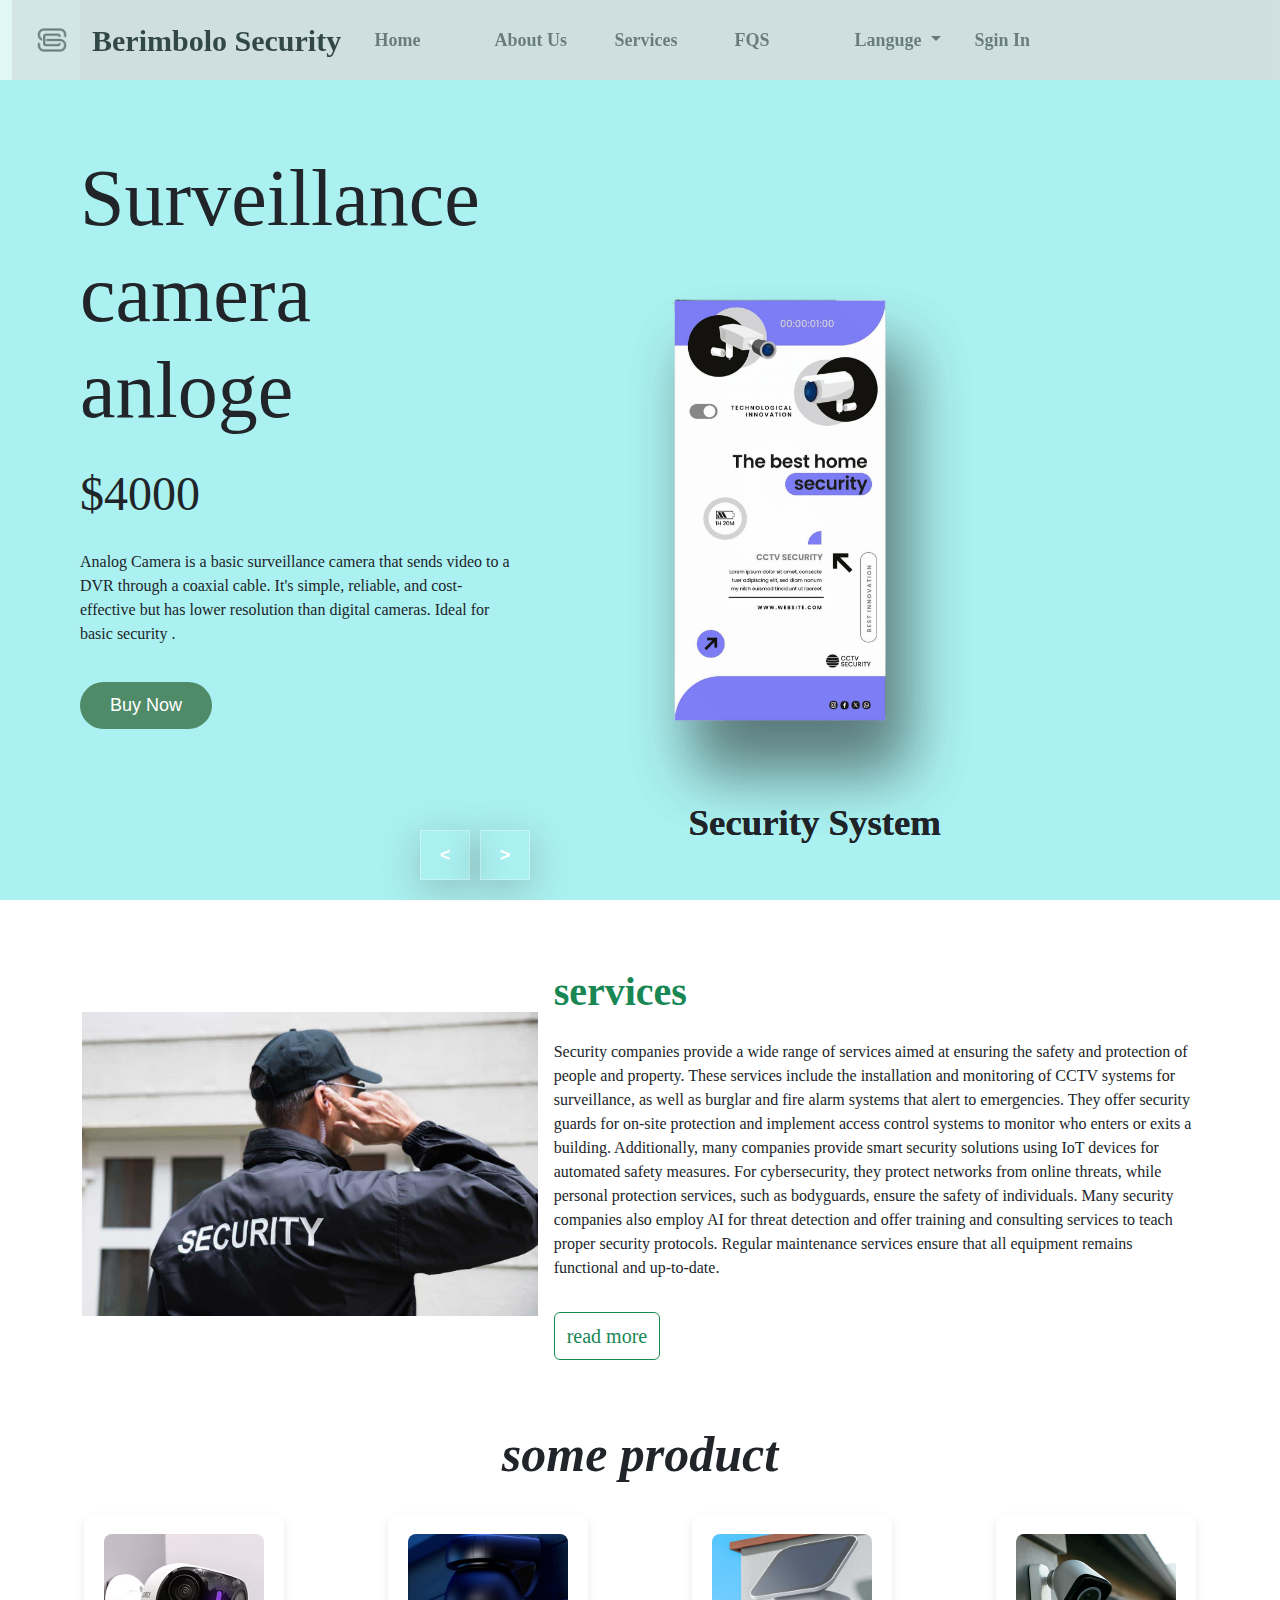
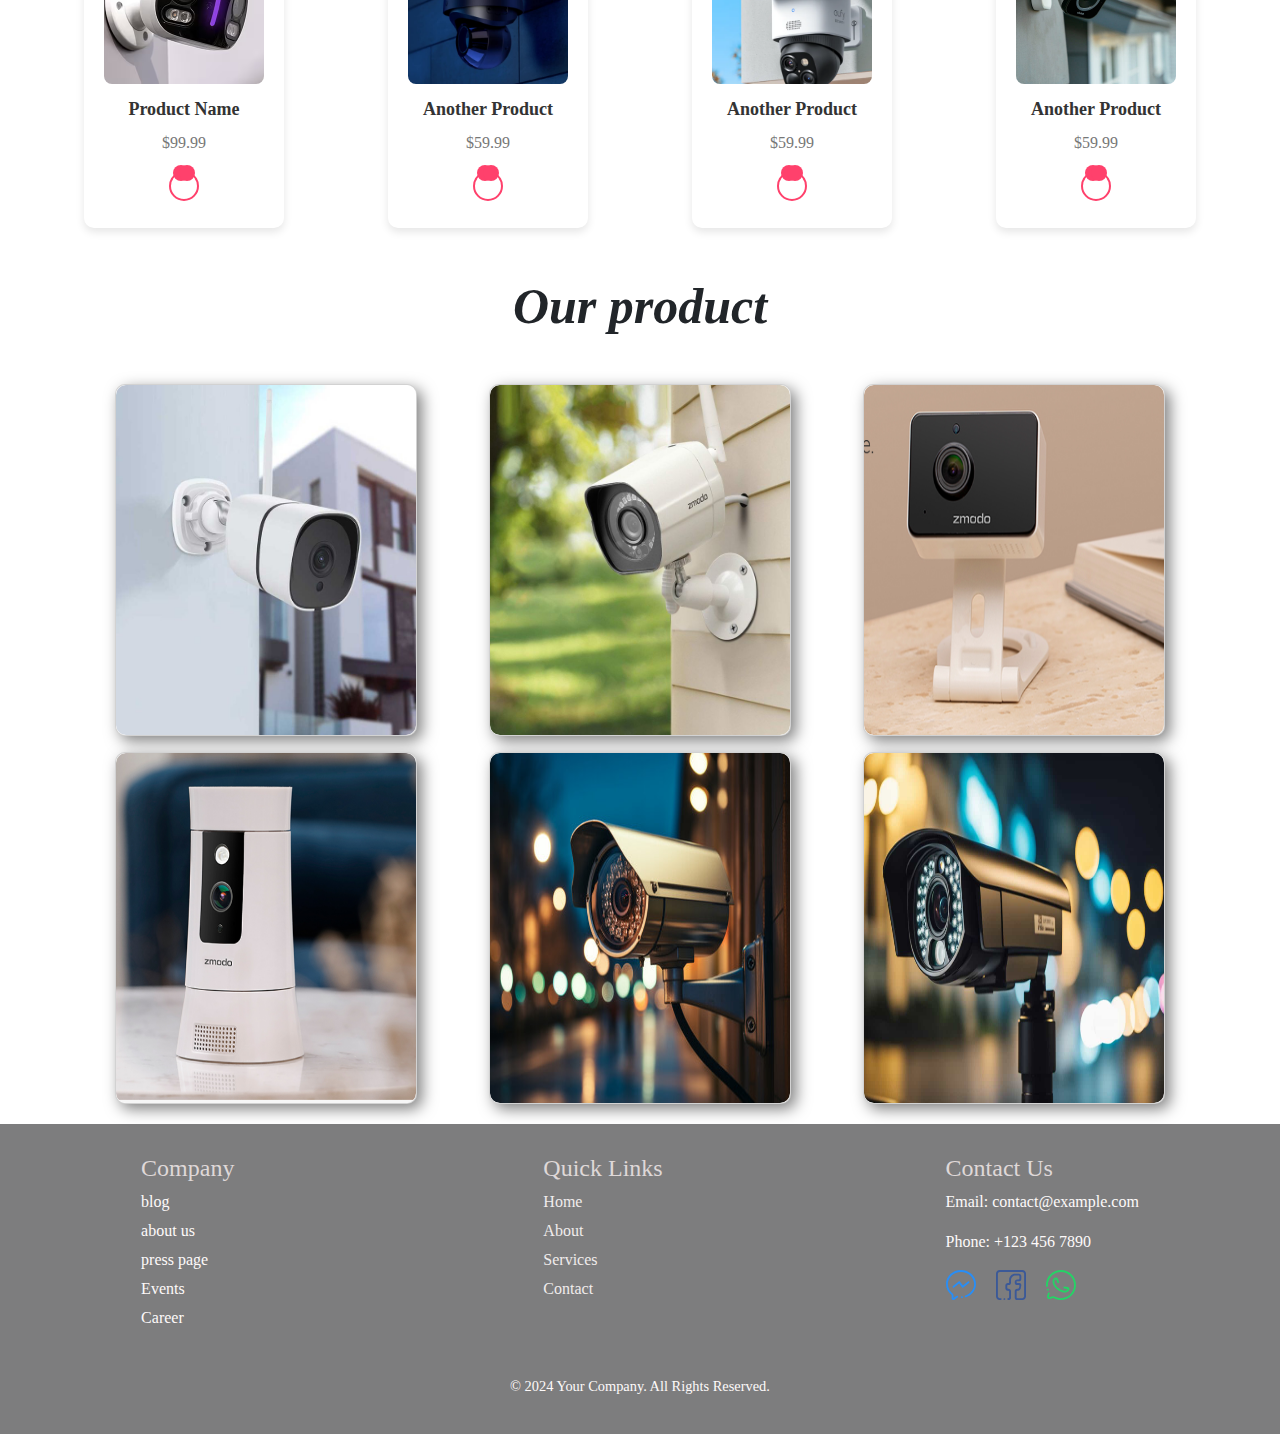
<file: index.html>
<!DOCTYPE html>
<html lang="en">

<head>
    <meta charset="UTF-8">
    <meta name="viewport" content="width=device-width, initial-scale=1.0">
    <title>Document</title>
    <link rel="stylesheet" href="bootstrap.min.css">
    <link href="https://cdnjs.cloudflare.com/ajax/libs/font-awesome/6.0.0-beta3/css/all.min.css" rel="stylesheet">
    <link rel="stylesheet" href="security2.css">


</head>

<body>
    <!-- <div class="slider">
        <div class="item">
            <h1>slide1</h1>
            Lorem ipsum dolor sit amet consectetur adipisicing elit. Accusantium, veritatis! At enim earum iste tempore laborum minima reprehenderit quibusdam a optio aut sit aspernatur perferendis est, expedita ut rem? Accusamus consectetur tempora amet iste. Odio
            eaque repellendus laudantium commodi in?
        </div>
        <div class="item">
            <h1>slide2</h1>
            Lorem ipsum dolor sit amet consectetur adipisicing elit. Accusantium, veritatis! At enim earum iste tempore laborum minima reprehenderit quibusdam a optio aut sit aspernatur perferendis est, expedita ut rem? Accusamus consectetur tempora amet iste. Odio
            eaque repellendus laudantium commodi in?
        </div>
        <div class="item">
            <h1>slide3</h1>
            Lorem ipsum dolor sit amet consectetur adipisicing elit. Accusantium, veritatis! At enim earum iste tempore laborum minima reprehenderit quibusdam a optio aut sit aspernatur perferendis est, expedita ut rem? Accusamus consectetur tempora amet iste. Odio
            eaque repellendus laudantium commodi in?
        </div>
        <div class="item " style="background: none;">
            <img src="cctv-security-template-design (1).png" style="background-color: none ; width: 300px ; height: 300px;" alt="">
        </div>
        <div class="item">
            <h1>slide5</h1>
            Lorem ipsum dolor sit amet consectetur adipisicing elit. Accusantium, veritatis! At enim earum iste tempore laborum minima reprehenderit quibusdam a optio aut sit aspernatur perferendis est, expedita ut rem? Accusamus consectetur tempora amet iste. Odio
            eaque repellendus laudantium commodi in?
        </div>
        <div class="item">
            <h1>slide6</h1>
            Lorem ipsum dolor sit amet consectetur adipisicing elit. Accusantium, veritatis! At enim earum iste tempore laborum minima reprehenderit quibusdam a optio aut sit aspernatur perferendis est, expedita ut rem? Accusamus consectetur tempora amet iste. Odio
            eaque repellendus laudantium commodi in?
        </div>
        <div class="item">
            <h1>slide7</h1>
            Lorem ipsum dolor sit amet consectetur adipisicing elit. Accusantium, veritatis! At enim earum iste tempore laborum minima reprehenderit quibusdam a optio aut sit aspernatur perferendis est, expedita ut rem? Accusamus consectetur tempora amet iste. Odio
            eaque repellendus laudantium commodi in?
        </div>
        <button id="next">></button>
        <button id="prev"><</button>
 -->




    <!-- labs -->
    <!-- <header> -->
    <!-- <figure class="logo">
            <img src="283012-removebg-preview.png" alt="">
        </figure>
        <nav class="main-nav">
            <ul>
                <li><a href="##">caffe</a></li>
                <li><a href="##">menu</a></li>
                <li><a href="##">about</a></li>
            </ul>
        </nav>
    </header>
    <main>
        <section class="carousel next">
            <div class="list">
                <artical class="item other_1">
                    <div class="main-content" style="background-color: #9c4d2f;">
                        <div class="content">
                            <h2>caffe letter , a new product</h2>
                            <p class="price">$20</p>
                            <p class="description">Lorem ipsum, dolor sit amet consectetur adipisicing elit. Quis doloremque ea ratione necessitatibus nemo itaque similique Lorem ipsum dolor sit amet consectetur adipisicing elit. Exercitationem amet ab facilis explicabo velit
                                voluptatem tenetur perspiciatis, molestiae tempora officiis?</p>
                            <button class="addToCard">
                                    Add To Card
                                </button>
                        </div>
                    </div>
                    <figure class="image">
                        <img src="182891606_10757203-removebg-preview.png" alt="">
                        <figcaption>caffe letter , a new product</figcaption>
                    </figure>
                </artical>
                <artical class="item active">
                    <div class="main-content" style="background-color: #f7f2ed;">
                        <div class="content">
                            <h2>caffe letter , a new product</h2>
                            <p class="price">$20</p>
                            <p class="description">Lorem ipsum, dolor sit amet consectetur adipisicing elit. Quis doloremque ea ratione necessitatibus nemo itaque similique Lorem ipsum dolor sit amet consectetur adipisicing elit. Exercitationem amet ab facilis explicabo velit
                                voluptatem tenetur perspiciatis, molestiae tempora officiis?</p>
                            <button class="addToCard">
                                    Add To Card
                                </button>
                        </div>
                    </div>
                    <figure class="image">
                        <img src="cctv-security-template-design.png" alt="">
                        <figcaption>caffe letter , a new product</figcaption>
                    </figure>
                </artical>
                <artical class="item other_2">
                    <div class="main-content" style="background-color: #d757b1;">
                        <div class="content">
                            <h2>caffe letter , a new product</h2>
                            <p class="price">$20</p>
                            <p class="description">Lorem ipsum, dolor sit amet consectetur adipisicing elit. Quis doloremque ea ratione necessitatibus nemo itaque similique Lorem ipsum dolor sit amet consectetur adipisicing elit. Exercitationem amet ab facilis explicabo velit
                                voluptatem tenetur perspiciatis, molestiae tempora officiis?</p>
                            <button class="addToCard">
                                    Add To Card
                                </button>
                        </div>
                    </div>
                    <figure class="image">
                        <img src="rb_2151464448.png" alt="">
                        <figcaption>caffe letter , a new product</figcaption>
                    </figure>
                </artical>
                <artical class="item ">
                    <div class="main-content" style="background-color: #e0b91a;">
                        <div class="content">
                            <h2>caffe letter , a new product</h2>
                            <p class="price">$20</p>
                            <p class="description">Lorem ipsum, dolor sit amet consectetur adipisicing elit. Quis doloremque ea ratione necessitatibus nemo itaque similique Lorem ipsum dolor sit amet consectetur adipisicing elit. Exercitationem amet ab facilis explicabo velit
                                voluptatem tenetur perspiciatis, molestiae tempora officiis?</p>
                            <button class="addToCard">
                                    Add To Card
                                </button>
                        </div>
                    </div>
                    <figure class="image">
                        <img src="cctv-security-template-design (1).png" alt="">
                        <figcaption>caffe letter , a new product</figcaption>
                    </figure>
                </artical>

            </div>
            <div class="arrwows">
                <button id="prev"><</button>
                <button id="next">></button>

            </div>
        </section>
    </main>
    </div>
    <style>
        body {
            font-family: Georgia, 'Times New Roman', Times, serif;
            margin: 0;
            font-size: 16px;
            background-color: #4f8b69;
        }
        
        * {
            box-sizing: border-box;
            margin: 0;
            padding: 0;
            text-decoration: none;
            list-style: none;
        }
        
         :root {
            --border-color: #fff5;
            --w-image: 500px;
            --calculate: calc(3/2)
        }
        
        header {
            display: grid;
            grid-template-columns: 80px 1fr calc(var( --w-image) * var( --calculate));
            grid-template-rows: 80px;
            position: relative;
            z-index: 10px;
            border-bottom: 1px solid var( --border-color);
        }
        
        img {
            width: 80%;
        }
        
        .logo {
            display: flex;
            justify-content: center;
            align-items: center;
        }
        
        a {
            color: black;
            font-weight: 400;
        }
        
        ul {
            height: 100%;
            display: flex;
            justify-content: end;
            align-items: center;
            gap: 30px;
            padding-right: 30px;
        }
        
        nav {
            border-left: 1px solid var(--border-color);
        }
        
        .carousel {
            margin-top: -80px;
            width: 100%;
            height: 100vh;
            overflow: hidden;
        }
        
        .carousel .list {
            height: 100%;
            position: relative;
        }
        
        .carousel .list::before {
            position: absolute;
            width: var(--w-image);
            height: 100%;
            content: "";
            top: 0;
            left: calc(100% - calc(var(--w-image) * var(--calculate)));
            border-left: 1px solid var(--border-color);
            border-right: 1px solid var(--border-color);
            z-index: 10;
            pointer-events: none;
        }
        
        .carousel .list::after {
            position: absolute;
            top: 50px;
            left: 50px;
            content: "";
            background-color: #fa0e0e;
            height: 300px;
            width: 400px;
            z-index: 10;
            pointer-events: none;
            border-radius: 20px 50px 110px 230px;
            filter: blur(150px);
            opacity: 0.6;
        }
        
        .carousel .list .item {
            position: absolute;
            top: 0;
            left: 0;
            width: 100%;
            height: 100%;
        }
        
        .carousel .list .item .image {
            width: var(--w-image);
            height: 100%;
            position: absolute;
            top: 0;
            left: calc(100% - calc(var(--w-image) * var(--calculate)));
            padding: 20px;
            display: flex;
            flex-direction: column;
            justify-content: end;
            align-items: center;
            font-weight: 500;
        }
        
        .carousel .list .item .image img {
            width: 90%;
            margin-bottom: 20px;
            filter: drop-shadow(20px 50px 20px #160c9e55);
        }
        
        figcaption {
            font-family: Georgia, 'Times New Roman', Times, serif;
            font-weight: bold;
            font-size: 2.3em;
            text-align: right;
            margin-bottom: 30px;
            width: 70%;
        }
        
        .main-content {
            height: 100%;
            display: grid;
            grid-template-columns: calc(100% - calc(var(--w-image) * var(--calculate)));
        }
        
        .content {
            padding: 150px 20px 20px 80px;
        }
        
        h2 {
            font-size: 5em;
            font-family: Georgia, 'Times New Roman', Times, serif;
        }
        
        .price {
            font-family: Georgia, 'Times New Roman', Times, serif;
            font-size: 3em;
            margin: 20px 0;
        }
        
        .addToCard {
            background-color: #4f8b69;
            color: #fff;
            padding: 10px 30px;
            font-family: 'Lucida Sans', 'Lucida Sans Regular', 'Lucida Grande', 'Lucida Sans Unicode', Geneva, Verdana, sans-serif;
            font-size: large;
            font-weight: 500;
            border-radius: 30px;
            border: none;
            margin-top: 20px;
        }
        
        .arrwows {
            position: absolute;
            bottom: 20px;
            width: calc(100% - calc(var(--w-image) * var(--calculate)));
            display: grid;
            grid-template-columns: repeat(2, 50px);
            grid-template-rows: 50px;
            justify-content: end;
            gap: 10px;
        }
        
        .arrwows button {
            background-color: transparent;
            border: 1px solid var(--border-color);
            color: #fff;
            font-family: 'Segoe UI', Tahoma, Geneva, Verdana, sans-serif;
            font-size: large;
            font-weight: bold;
            line-height: 0;
            box-shadow: 0 10px 40px #5555;
            cursor: pointer;
            transition: 0.5s;
        }
        
        .arrwows button:hover {
            background-color: #eee5;
        }
        
        .carousel .list .item {
            display: none;
        }
        
        .carousel .list .item.active,
        .carousel .list .item.other_1,
        .carousel .list .item.other_2 {
            display: block;
        }
        
        .carousel .list .item.active {
            z-index: 1;
        }
        
        .carousel .list .item.item.other_1,
        .carousel .list .item.item.other_2 {
            pointer-events: none;
        }
        
        .carousel .list .item.active .main-content {
            animation: show 1s ease-in-out 1 forwards;
        }
        
        @keyframes show {
            from {
                clip-path: circle(0% at 70% 50%);
            }
            to {
                clip-path: circle(100% at 70% 50%);
            }
        }
        
        .next .item.other_1 {
            z-index: 1;
        }
        
        .next .item .image img,
        .next .item .image figcaption {
            animation: shows 0.5s ease-in-out 1 forwards;
        }
        
        @keyframes shows {
            from {
                transform: translateX(calc(var(--transform-form)));
            }
            to {
                transform: translateX(calc(var(--transform-form) - var(--w-image)));
            }
        }
        
        .next .item.active .image {
            --transform-form: var(--w-image);
        }
        
        .next .item.other_1 .image {
            z-index: 3;
            --transform-form: 0px;
            overflow: hidden;
        }
        
        .next .item.other_2 .image {
            z-index: 3;
            --transform-form: calc(var(--w-image) * 2);
        }
        
        .arrwows {
            z-index: 10;
        }
        
        .prev .list .item .image img,
        .prev .list .item .image figcaption {
            animation: prev 0.5s ease-in-out 1s forwards;
        }
        
        @keyframes prev {
            from {
                transform: translateX(calc(var(--transform-form)));
            }
            to {
                transform: translateX(calc(var(--transform-form) + var(--w-image)));
            }
        }
    </style>
    <script>
        let next = document.getElementById('next');
        let prev = document.getElementById('prev');
        let carousel = document.querySelector('.carousel');
        let items = document.querySelectorAll('.carousel .item');
        console.log(items)
        let countItem = items.length;
        let active = 1;
        let other_1 = null;
        let other_2 = null;

        // عند النقر على زر "التالي"
        next.onclick = () => {
            // إزالة وإضافة فئات CSS للتحكم في الانتقال
            carousel.classList.remove('prev');
            carousel.classList.add('next');
            // تحديث قيمة العنصر النشط والعنصرين الآخرين
            active = active + 1 >= countItem ? 0 : active + 1;
            other_1 = active - 1 < 1 ? countItem - 1 : active - 1;
            other_2 = active + 1 >= countItem ? 0 : active + 1;
            // تحديث عرض العناصر
            changeSlider();
        };

        // عند النقر على زر "السابق"
        prev.onclick = () => {
            // إزالة وإضافة فئات CSS للتحكم في الانتقال
            carousel.classList.remove('next');
            carousel.classList.add('prev');
            // تحديث قيمة العنصر النشط والعنصرين الآخرين
            active = active - 1 < 0 ? countItem : active - 1;
            other_1 = active + 1 >= countItem ? 0 : active + 1;
            other_2 = other_1 + 1 >= countItem ? 0 : other_1 + 1;
            // تحديث عرض العناصر
            changeSlider();
        };

        // دالة لتحديث عرض العناصر
        const changeSlider = () => {
            // إزالة فئة "active" من العنصر النشط الحالي
            let itemOldActive = document.querySelector('.carousel .item.active');
            if (itemOldActive) itemOldActive.classList.remove('active');
            // إزالة فئة "other_1" من العنصر الثاني
            let itemOldOther_1 = document.querySelector('.carousel .item.other_1');
            if (itemOldOther_1) itemOldOther_1.classList.remove('other_1');
            // إزالة فئة "other_2" من العنصر الثالث
            let itemOldOther_2 = document.querySelector('.carousel .item.other_2');
            if (itemOldOther_2) itemOldOther_2.classList.remove('other_2');
            // إضافة الفئات المناسبة للعناصر الجديدة
            items.forEach(e => {
                e.querySelector('.image img').style.animation = 'none';
                e.querySelector('.image figcaption').style.animation = 'none';
                void e.offsetWidth;
                e.querySelector('.image img').style.animation = '';
            });
        };
    </script> -->



    <header>
        <nav class="navbar navbar-expand-lg navbar-light bg-light play ">
            <div class="container-fluid">
                <img src="283012-removebg-preview.png" class="img1 fw-border">

                <a class="navbar-brand bhh" href="#" style="font-weight: bolder; font-family: Georgia, 'Times New Roman', Times, serif;text-transform: capitalize;">Berimbolo Security</a>


                <button class="navbar-toggler " type="button" data-bs-toggle="collapse" data-bs-target="#navbarSupportedContent" aria-controls="navbarSupportedContent" aria-expanded="false" aria-label="Toggle navigation">
                <span class="navbar-toggler-icon"></span>
              </button>
                <div class="collapse navbar-collapse  oo offset-2" id="navbarSupportedContent">
                    <ul class="navbar-nav me-auto mb-2 mb-lg-0">
                        <li class="nav-item">
                            <a class="nav-link " target="_blank" aria-current="page" href="index.html" style="font-weight: bolder; font-family: Georgia, 'Times New Roman', Times, serif;text-transform: capitalize;">
                                Home
                            </a>

                            <li class="nav-item">
                                <a class="nav-link " target="_blank" aria-current="page" href="about-us.html" style="font-weight: bolder; font-family: Georgia, 'Times New Roman', Times, serif;text-transform: capitalize;">
                                About Us
                            </a>
                            </li>
                            <li class="nav-item">
                                <a class="nav-link" href="security2.html" style="font-weight: bolder; font-family: Georgia, 'Times New Roman', Times, serif;text-transform: capitalize;">Services</a>

                            </li>

                            <li class="nav-item">
                                <a class="nav-link " aria-current="page" target="_blank" href="FAQ.html" style="font-weight: bolder; font-family: Georgia, 'Times New Roman', Times, serif;text-transform: capitalize;">
                           FQS  
                         </a>
                            </li>
                            <li class="nav-item dropdown">
                                <a class="nav-link dropdown-toggle" href="#" id="navbarDropdown" role="button" data-bs-toggle="dropdown" aria-expanded="false" style="font-weight: bolder; font-family: Georgia, 'Times New Roman', Times, serif;text-transform: capitalize;">
                      languge 
                    </a>
                                <ul class="dropdown-menu" aria-labelledby="navbarDropdown">
                                    <li><a class="dropdown-item" href="#">English</a></li>
                                    <hr class="dropdown-divider">
                            </li>
                            <li><a class="dropdown-item" href="#">Arbic</a></li>
                            </ul>
                        </li>
                        <li class="nav-item">
                            <a class="nav-link " href="sign.html" tabindex="-1" aria-disabled="true" style="font-weight: bolder; font-family: Georgia, 'Times New Roman', Times, serif;text-transform: capitalize;" data-bs-toggle="modal" data-bs-target="#staticBackdrop">Sgin in </a>
                        </li>




                    </ul>
                </div>
            </div>
        </nav>

        </div>

    </header>
    <main>
        <section class="carousel next">
            <div class="list">
                <article class="item other_1">
                    <div class="main-content" style="background-color: #f7f5f4;">
                        <div class="content">
                            <h2>Internet of things (IoT)</h2>
                            <p class="price ">$100,000</p>
                            <p class="description">The Internet of Things (IoT) connects devices to the internet, allowing them to share data and work automatically. Examples include smart homes, wearable health devices, and smart cities. IoT simplifies daily life by automating
                                tasks and improving efficiency.
                            </p>
                            <button class="addToCard">Security System</button>
                        </div>
                    </div>
                    <figure class="image">
                        <img src="event-invitation-template-touch-control-technology.png" class="mm" alt="">
                        <figcaption>Security System</figcaption>
                    </figure>
                </article>
                <article class="item active">
                    <div class="main-content" style="background-color: #f7f2ed;">
                        <div class="content">
                            <h2>Surveillance camera Digtal Ip
                            </h2>
                            <p class="price">$2000</p>
                            <p class="description">IP Camera (Internet Protocol Camera) is a type of digital camera that sends and receives video data over a network or the internet. Unlike analog cameras, IP cameras don’t need a DVR; instead, they connect directly to a network,
                                allowing remote viewing and recording. They offer high-resolution images, advanced features like motion detection, and easy integration with security systems.
                            </p>
                            <button class="addToCard">Buy Now</button>
                        </div>
                    </div>
                    <figure class="image">
                        <img src="cctv-security-template-design.png" alt="">
                        <figcaption>Security System</figcaption>
                    </figure>
                </article>
                <article class="item other_2">
                    <div class="main-content" style="background-color: #abf1f1;">
                        <div class="content">
                            <h2>Surveillance camera anloge
                            </h2>
                            <p class="price">$4000</p>
                            <p class="description">Analog Camera is a basic surveillance camera that sends video to a DVR through a coaxial cable. It's simple, reliable, and cost-effective but has lower resolution than digital cameras. Ideal for basic security .</p>
                            <button class="addToCard">Buy Now</button>
                        </div>
                    </div>
                    <figure class="image">
                        <img src="cct-removebg-preview.png" alt="">
                        <figcaption>Security System</figcaption>
                    </figure>
                </article>
                <article class="item">
                    <div class="main-content" style="background-color: #e0b91a;">
                        <div class="content">
                            <h2>Surveillance camera Digtal
                            </h2>
                            <p class="price">$5000</p>
                            <p class="description">Digital Camera is a camera that captures images and videos in digital format, storing them on memory cards or internal storage. Unlike analog cameras, digital cameras provide higher resolution, clearer images, and advanced
                                features like zoom, autofocus, and night vision. They can connect to networks for remote viewing and are commonly used in surveillance and photography.
                            </p>
                            <button class="addToCard">Buy Now</button>
                        </div>
                    </div>
                    <figure class="image">
                        <img src="cctv-security-template-design (1).png" alt="">
                        <figcaption>Security System</figcaption>
                    </figure>
                </article>
            </div>
            <div class="arrwows">
                <button id="prev"><</button>
                <button id="next">></button>
            </div>
        </section>
    </main>
    </div>
    <div class="container">
        <div class="row align-items-center gx-3 gy-5 py-3 mt-1 " id="abouts">
            <div class="col-12 col-md-12 col-lg-5">
                <img src="Security-guards.jpg" class="img-fluid mx-auto d-block" alt="a man using vr gadget" />
            </div>
            <!-- col-12 -->
            <div class="col-12 col-md-12 text-center text-lg-start col-lg-7">
                <h2 class="fw-bold text-success fs-1 pb-3">services</h2>
                <p class="about-text">
                    Security companies provide a wide range of services aimed at ensuring the safety and protection of people and property. These services include the installation and monitoring of CCTV systems for surveillance, as well as burglar and fire alarm systems
                    that alert to emergencies. They offer security guards for on-site protection and implement access control systems to monitor who enters or exits a building. Additionally, many companies provide smart security solutions using IoT devices
                    for automated safety measures. For cybersecurity, they protect networks from online threats, while personal protection services, such as bodyguards, ensure the safety of individuals. Many security companies also employ AI for threat
                    detection and offer training and consulting services to teach proper security protocols. Regular maintenance services ensure that all equipment remains functional and up-to-date.</p>
                <button class="btn btn-outline-success
                py-2 mt-3 fs-5 fw-medium" type="button" id="btn">
                read more
        </button>
            </div>
            <!-- col-12 -->
        </div>
        <!-- row -->
    </div>
    <br><br>





    <!-- <h3> What our clients say
    </h3>
    <div class="container">
        <span>1</span>
        <div class="progress">

            <div class="progress-bar progress-bar-striped" role="progressbar" style="width: 10%" aria-valuenow="10" aria-valuemin="0" aria-valuemax="100"></div>
        </div><br>
        <span>2</span>

        <div class="progress">
            <div class="progress-bar progress-bar-striped bg-success" role="progressbar" style="width: 25%" aria-valuenow="25" aria-valuemin="0" aria-valuemax="100"></div>
        </div><br>
        <span>3</span>

        <span class="progress">
            <span class="progress-bar progress-bar-striped bg-info" role="progressbar" style="width: 50%" aria-valuenow="50" aria-valuemin="0" aria-valuemax="100"></span>
        </span><br>
        <span>4</span>

        <div class="progress">
            <div class="progress-bar progress-bar-striped bg-warning" role="progressbar" style="width: 75%" aria-valuenow="75" aria-valuemin="0" aria-valuemax="100"></div>
        </div><br>

        <span>5</span>

        <div class="progress">
            <div class="progress-bar progress-bar-striped bg-danger" role="progressbar" style="width: 100%" aria-valuenow="100" aria-valuemin="0" aria-valuemax="100"></div>
        </div><br>
    </div>
    <div class="rating-container ww" id="">
        <div class="rating-value">
            <span class="rating-number">4.4</span>
            <div class="rating-stars">
                <i class="fas fa-star"></i>
                <i class="fas fa-star"></i>
                <i class="fas fa-star"></i>
                <i class="fas fa-star"></i>
                <i class="fas fa-star-half-alt"></i>
            </div>
            <span class="rating-count">Based on 16.4k reviews</span>
        </div>
        <div class="rating-distribution">
        </div>
    </div>
    </div>
    </div> -->
    <h5> some product</h5>
    <div class="product-container">
        <div class="product-card">
            <img src="download.avif" alt="Product Image" class="product-image" />
            <h3 class="product-name">Product Name</h3>
            <p class="product-price">$99.99</p>
            <label class="favorite">
            <input type="checkbox" class="checkbox-heart" />
            <span class="heart"></span>
          </label>
        </div>

        <div class="product-card">
            <img src="caedb.jpg" alt="Product Image" class="product-image" />
            <h3 class="product-name">Another Product</h3>
            <p class="product-price">$59.99</p>
            <label class="favorite">
            <input type="checkbox" class="checkbox-heart" />
            <span class="heart"></span>
          </label>
        </div>
        <div class="product-card">
            <img src="card.png" alt="Product Image" class="product-image" />
            <h3 class="product-name">Another Product</h3>
            <p class="product-price">$59.99</p>
            <label class="favorite">
            <input type="checkbox" class="checkbox-heart" />
            <span class="heart"></span>
          </label>
        </div>
        <div class="product-card">
            <img src="card.jpg" alt="Product Image" class="product-image" />
            <h3 class="product-name">Another Product</h3>
            <p class="product-price">$59.99</p>
            <label class="favorite">
            <input type="checkbox" class="checkbox-heart" />
            <span class="heart"></span>
          </label>
        </div>


        <!-- More cards can go here -->
    </div>
    <br><br>
    <h5> Our product</h5>


    <button href="##" id="button" class="darks "> <i class="fas fa-moon icon"></i> <!-- أيقونة القمر -->
    </button>
    <button href="##" id="button" class="lights hide"><i class="fas fa-sun icon"></i> <!-- أيقونة الشمس -->
    </button>
    <div class="gallary mt-5">
        <div class="row gap-5 justify-content-center mb-3">
            <div class="card-area col-12 col-md-6 col-lg-3">
                <div class="card card1 ">
                    <img src="c4918a4bf62144d872e040a7aaf1a94e.jpg">
                    <div class="overlay">
                        <h4>Dome Cameras
                        </h4>
                        <p>Use: Suitable for indoor and outdoor use, with a design that makes it hard to tell the camera's direction.

                        </p>
                    </div>
                </div>
            </div>
            <div class="card-area  col-12 col-md-6 col-lg-3 ">
                <div class="card card1">
                    <img src="729565b948031ec98f5e76d77059e986.jpg" alt="">
                    <div class="overlay">
                        <h4> Bullet Cameras
                        </h4>
                        <p> Often used outdoors to monitor specific areas.

                        </p>
                    </div>
                </div>
            </div>
            <div class="card-area col-12 col-md-6 col-lg-3">
                <div class="card card1 ">
                    <img src="iii.jpg.png" alt="">
                    <div class="overlay">
                        <h4>PTZ Cameras (Pan, Tilt, Zoom):

                        </h4>
                        <p> Ideal for large areas like stadiums and factories. .
                        </p>
                    </div>
                </div>
            </div>
        </div>
        <div class="row gap-5 justify-content-center mt-3">
            <div class="card-area col-12 col-md-6 col-lg-3">
                <div class="card card1">
                    <img src="ddccpng.png" alt="">
                    <div class="overlay">
                        <h4>IP Cameras (Internet Protocol):
                        </h4>
                        <p> Streams video over the internet.
                        </p>
                    </div>
                </div>
            </div>
            <div class="card-area col-12 col-md-6 col-lg-3">
                <div class="card card1">
                    <img src="360_F_620732047_oK7OpoyxBp6qyk15WYAf1O5p9EKabk2g.jpg" alt="">
                    <div class="overlay">
                        <h4>C-Mount Cameras:
                        </h4>
                        <p>Used in industrial areas.
                        </p>
                    </div>
                </div>
            </div>
            <div class="card-area col-12 col-md-6 col-lg-3">
                <div class="card card1">
                    <img src="image-1717.jpeg" alt="">
                    <div class="overlay">
                        <h4>Canada</h4>
                        <p> Used in industrial areas. .
                        </p>
                    </div>
                </div>
            </div>
        </div>
    </div>

    <footer>
        <div class="footer-container">
            <div class="footer-section">
                <h4>Company</h4>
                <ul>
                    <li> blog</li>
                    <li> about us</li>
                    <li> press page</li>
                    <li> Events</li>
                    <li> Career
                        <li>
                </ul>
            </div>
            <div class="footer-section">
                <h4>Quick Links</h4>
                <ul>
                    <li><a href="index.html">Home</a></li>
                    <li><a href="about-us.html">About</a></li>
                    <li><a href="security2.html">Services</a></li>
                    <li><a href="sign.html">Contact</a></li>
                </ul>
            </div>
            <div class="footer-section">
                <h4>Contact Us</h4>
                <p>Email: contact@example.com</p>
                <p>Phone: +123 456 7890</p>
                <img src="reshot-icon-messenger-82S9U6ZBLD.svg" alt="" width="30px">
                <img src="reshot-icon-facebook-square-GCAE9R73J5.svg" alt="" width="30px" class="ms-3">
                <img src="reshot-icon-whatsapp-UANBKF398R.svg" alt="" width="30px" class="ms-3">


            </div>
        </div>
        <div class="footer-bottom">
            <p>&copy; 2024 Your Company. All Rights Reserved.</p>
        </div>
    </footer>
    <div class="modal fade kar" id="staticBackdrop" data-bs-backdrop="static" data-bs-keyboard="false" tabindex="-1" aria-labelledby="staticBackdropLabel" aria-hidden="true">
        <div class="modal-dialog">
            <div class="modal-content">
                <div class="modal-header">
                    <h5 class="modal-title" id="staticBackdropLabel">appled</h5>
                    <button type="button" class="btn-close" data-bs-dismiss="modal" aria-label="Close"></button>
                </div>
                <div class="modal-body" id="moka">
                    <form>
                        <h6 class="text-center"> enter your data </h6>
                        <label for="UserName" class="form-lebel">UserName</label>
                        <input class="form-control" placeholder="UserName" type="text" id="text ">
                        <label for="email" class="form-lebel">Email</label>
                        <input class="form-control" placeholder="Email" type="email">
                        <label for="password" class="form-lebel">Password</label>
                        <input class="form-control" placeholder="password" type="password" id="password ">

                        <h6>What gender are you?</h6>
                        <input id="grad" name="mm" type="radio">
                        <label for="grad"> man<label>
                        <input id="grad" name="mm" type="radio">
                        <label for="grad"> woman<label>
    

                    </form>
                </div>
                <div class="modal-footer">
                    <button type="button" class="btn btn-secondary" data-bs-dismiss="modal">Close</button>
                    <button type="button" class="btn btn-primary">submint</button>
                </div>
            </div>
        </div>
    </div>
    <script>
    </script>
    <script src="bootstrap.bundle.min.js"></script>
    <script src="security2.js"></script>


</body>

</html>
<!-- 
        <script src="security2.js"></script>
</body>

</html> -->
</file>
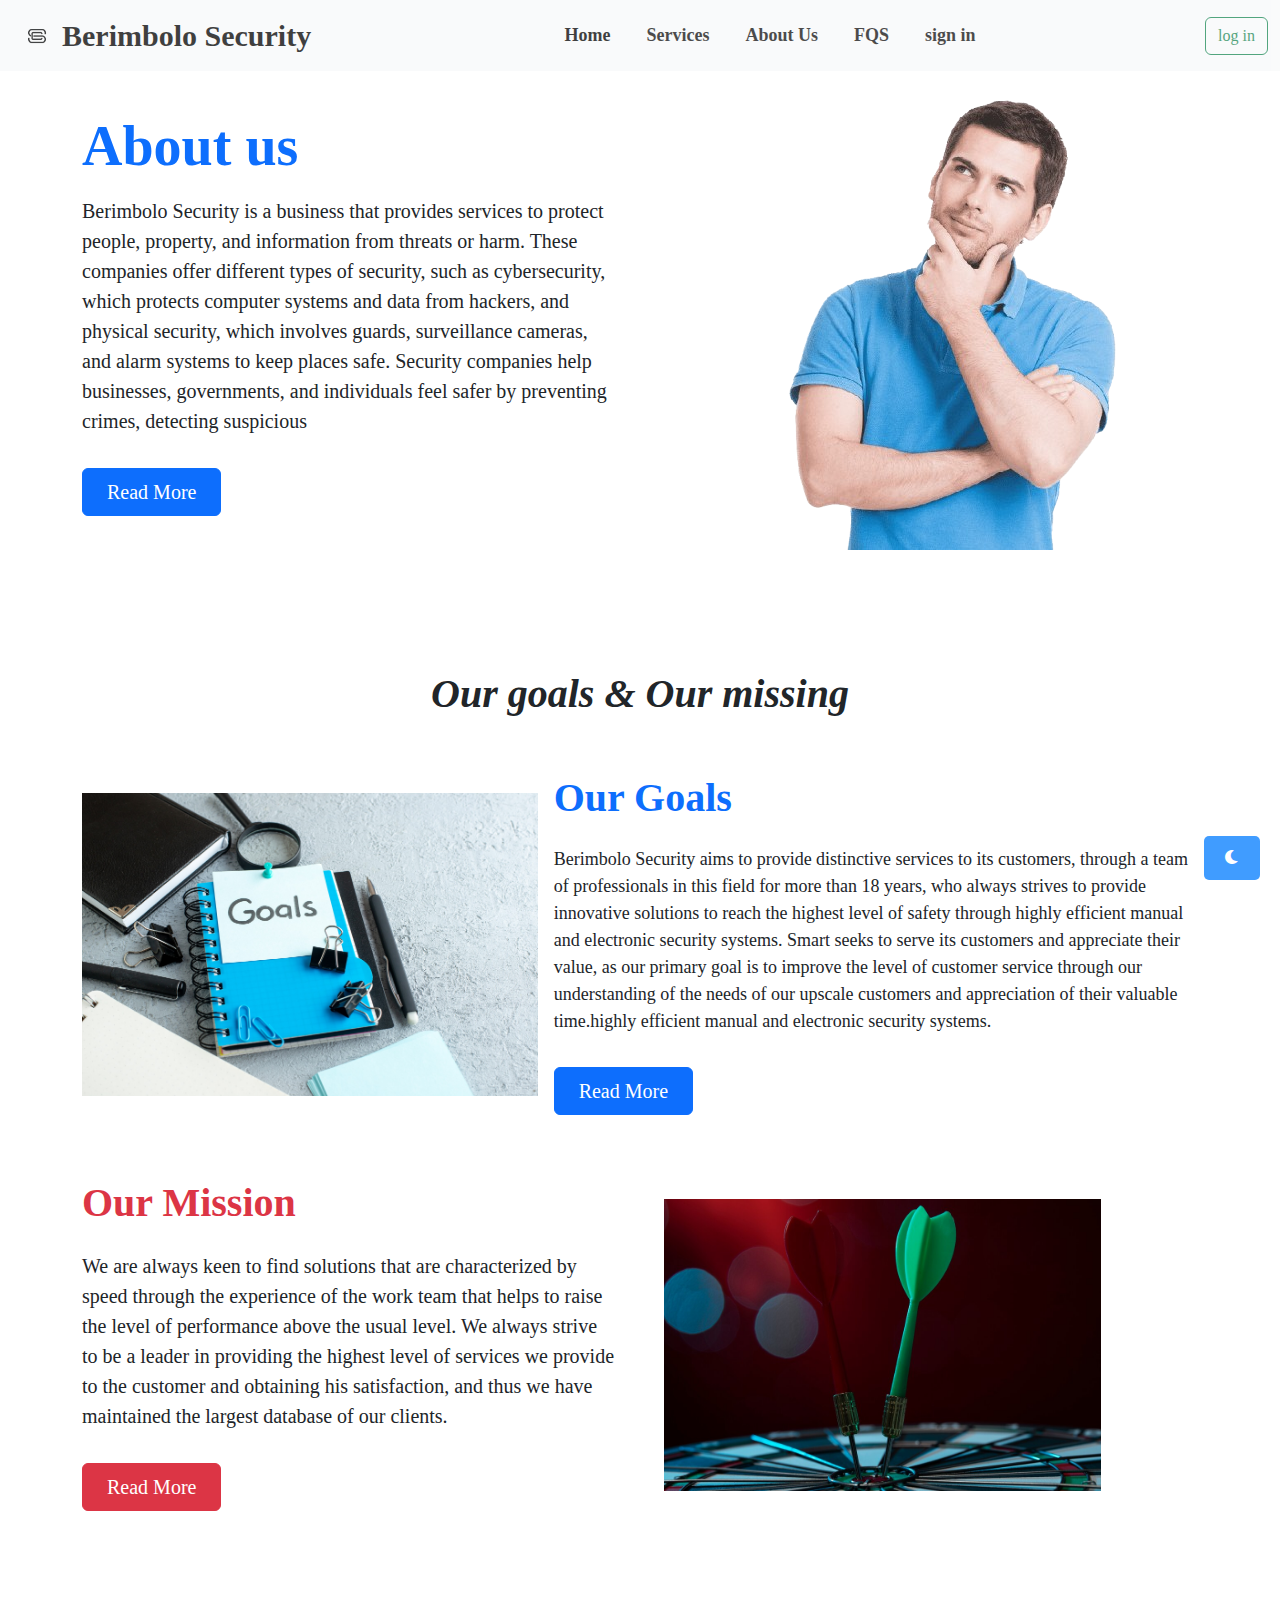
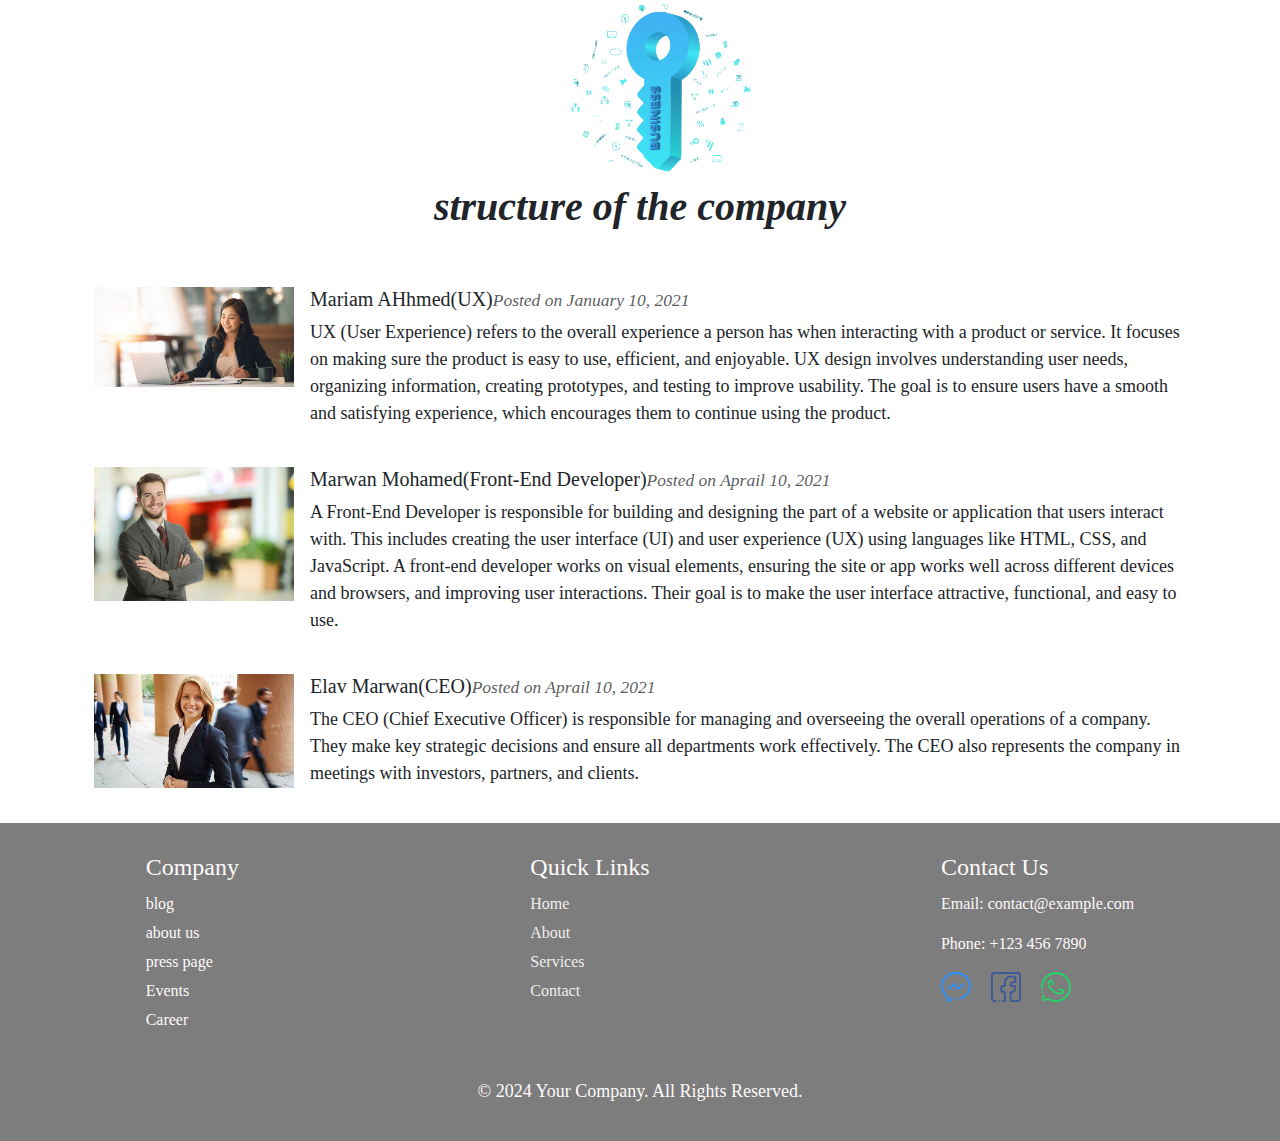
<file: about-us.html>
<!DOCTYPE html>
<html lang="en">

<head>
    <meta charset="UTF-8">
    <meta name="viewport" content="width=device-width, initial-scale=1.0">
    <title>Document</title>
    <link rel="stylesheet" href="bootstrap.min.css">
    <link href="https://cdnjs.cloudflare.com/ajax/libs/font-awesome/6.0.0-beta3/css/all.min.css" rel="stylesheet">

    <link rel="stylesheet" href="about-us.css">

</head>

<body>
    <nav class="navbar navbar-expand-lg navbar-light bg-light">
        <div class="container-fluid">
            <img src="283012-removebg-preview.png" class="img1 fw-border">
            <span class="navbar-brand bhh" style="font-weight: bolder;color: black; font-family: Georgia, 'Times New Roman', Times, serif;text-transform: capitalize;">Berimbolo Security</span>

            <button class="navbar-toggler" type="button" data-bs-toggle="collapse" data-bs-target="#navbarTogglerDemo02" aria-controls="navbarTogglerDemo02" aria-expanded="false" aria-label="Toggle navigation" class="menu-icon" onclick="openNav()">
            <span class="navbar-toggler-icon"></span>
          </button>
            <div class="collapse navbar-collapse offset-2" id="navbarTogglerDemo02" class="menu-icon">
                <ul class="navbar-nav me-auto mb-2 mb-lg-0">
                    <li class="nav-item">
                        <a class="nav-link active" aria-current="page" href="index.html" id="koko">Home</a>
                    </li>
                    <li class="nav-item">
                        <a class="nav-link" href="security2.html" id="koko">Services</a>
                    </li>
                    <li class="nav-item">
                        <a class="nav-link" href="about-us.html" id="koko">About Us</a>
                    </li>

                    <li class="nav-item">
                        <a class="nav-link" href="FAQ.html" id="koko">FQS</a>
                    </li>
                    <li class="nav-item">
                        <a class="nav-link" href="sign.html" id="koko">sign in</a>
                    </li>

                </ul>
                <form class="d-flex">
                    <button class="btn btn-outline-success" type="submit" id="btnf">log in</button>
                </form>
            </div>
        </div>
    </nav>

    </div>

    </div>


    <header class="hero-section">
        <div class="container">
            <div class="row align-items-center py-2 g-5">
                <div class="col-12 col-md-6">
                    <div class="text-center text-md-start">
                        <h1 class="display-md-2 display-4 fw-bold text-primary pb-2">
                            About us
                        </h1>
                        <p class="lead">
                            Berimbolo Security is a business that provides services to protect people, property, and information from threats or harm. These companies offer different types of security, such as cybersecurity, which protects computer systems and data from hackers,
                            and physical security, which involves guards, surveillance cameras, and alarm systems to keep places safe. Security companies help businesses, governments, and individuals feel safer by preventing crimes, detecting suspicious
                        </p>
                        <button class="btn btn-primary px-4 py-2 mt-3 fs-5 fw-sm-medium  " type="button">
                            Read More 
                          </button>
                    </div>
                </div>
                <div class="col-12 col-md-6">
                    <img src="png-clipart-graphy-thinkig-blue-hand-removebg-preview.png" class="img-fluid" alt="a man using vr gadget" />
                </div>
            </div>
        </div>
    </header>
    </div>
    <!-- head-section -->
    <div class="container">
        <div class="row align-items-center gx-3 gy-5 py-3 mt-5">
            <h4>Our goals & Our missing </h4>

            <div class="col-12 col-md-12 col-lg-5">
                <img src="front-view-goals-written-note-with-notepad-pen-white-background.jpg" class="img-fluid mx-auto d-block" alt="a man using vr gadget" />
            </div>
            <!-- col-12 -->
            <div class="col-12 col-md-12 text-center text-lg-start col-lg-7">
                <h2 class="fw-bold text-primary fs-1 pb-3">Our Goals</h2>
                <p class="about-text"> Berimbolo Security aims to provide distinctive services to its customers, through a team of professionals in this field for more than 18 years, who always strives to provide innovative solutions to reach the highest level of safety through
                    highly efficient manual and electronic security systems. Smart seeks to serve its customers and appreciate their value, as our primary goal is to improve the level of customer service through our understanding of the needs of our upscale
                    customers and appreciation of their valuable time.highly efficient manual and electronic security systems.</p>
                <button class="btn btn-primary px-4 py-2 mt-3 fs-5 fw-sm-medium  " type="button">
                        Read More 
                      </button>
            </div>
            <!-- col-12 -->
        </div>
        <!-- row -->
    </div>
    <!--  container --><br>
    <header class="hero-section">
        <div class="container">
            <div class="row align-items-center py-4 g-5">
                <div class="col-12 col-md-6">
                    <div class="text-center text-md-start">
                        <h2 class="fw-bold text-danger fs-1 pb-3">Our Mission
                        </h2>
                        <p class="lead">
                            We are always keen to find solutions that are characterized by speed through the experience of the work team that helps to raise the level of performance above the usual level. We always strive to be a leader in providing the highest level of services
                            we provide to the customer and obtaining his satisfaction, and thus we have maintained the largest database of our clients.


                        </p>
                        <button class="btn btn-danger px-4 py-2 mt-3 fs-5 fw-sm-medium  " type="button">
                            Read More 
                          </button>
                    </div>
                </div>
                <div class="col-12 col-md-5">
                    <img src="view-dartboard-with-bullseye-arrow-points_23-2150407947.jpg" height="300px" class="img-fluid" alt="a man using vr gadget" />
                </div>
            </div>
        </div>
    </header>
    </div>
    <br><br>
    <div class="dr">
        <img src="rb_2147846392.png" alt="" class="img-fluid offset-md-5 offset-sm-2 stm" style="height: 200px;">
        <div>
            <h4>structure of the company
            </h4><br>
            <div class="container">
                <div class="container mt-4">
                    <div class="d-flex flex-column flex-md-row">
                        <div class="flex-shrink-0 mb-3 mb-md-0">
                            <img src="blog-types-of-employee-surveys.png" alt="Sample Image" class="img-fluid" width="200" height="130">
                        </div>
                        <div class="flex-grow-1 ms-3">
                            <h5>Mariam AHhmed(UX)<small class="text-muted met"><i id="met">Posted on January 10, 2021</i></small></h5>
                            <p>UX (User Experience) refers to the overall experience a person has when interacting with a product or service. It focuses on making sure the product is easy to use, efficient, and enjoyable. UX design involves understanding
                                user needs, organizing information, creating prototypes, and testing to improve usability. The goal is to ensure users have a smooth and satisfying experience, which encourages them to continue using the product.
                            </p>
                        </div>
                    </div>
                </div>

                <div class="container mt-4">
                    <div class="d-flex flex-column flex-md-row">
                        <div class="flex-shrink-0 mb-3 mb-md-0">
                            <img src="16750304198773.jpg " alt="Sample Image" class="img-fluid" width="200" height="130">
                        </div>
                        <div class="flex-grow-1 ms-3">
                            <h5> Marwan Mohamed(Front-End Developer)<small class="text-muted mrt"><i id="med">Posted on Aprail 10, 2021</i></small></h5>
                            <p>A Front-End Developer is responsible for building and designing the part of a website or application that users interact with. This includes creating the user interface (UI) and user experience (UX) using languages like HTML,
                                CSS, and JavaScript. A front-end developer works on visual elements, ensuring the site or app works well across different devices and browsers, and improving user interactions. Their goal is to make the user interface attractive,
                                functional, and easy to use.</p>
                        </div>
                    </div>
                </div>
                <div class="container mt-4">
                    <div class="d-flex flex-column flex-md-row">
                        <div class="flex-shrink-0 mb-3 mb-md-0">
                            <img src="1520162046199.jpeg" alt="Sample Image" class="img-fluid" width="200" height="130">
                        </div>
                        <div class="flex-grow-1 ms-3">
                            <h5> Elav Marwan(CEO)<small class="text-muted"><i id="mef">Posted on Aprail 10, 2021</i></small></h5>
                            <p>The CEO (Chief Executive Officer) is responsible for managing and overseeing the overall operations of a company. They make key strategic decisions and ensure all departments work effectively. The CEO also represents the company
                                in meetings with investors, partners, and clients.
                            </p>
                        </div>
                    </div>
                </div>
            </div>
        </div>
    </div>
    <button href="##" id="button" class="darks "> <i class="fas fa-moon icon"></i> <!-- أيقونة القمر -->
    </button>
    <button href="##" id="button" class="lights hide"><i class="fas fa-sun icon"></i> <!-- أيقونة الشمس -->

    </button>



    <footer>
        <div class="footer-container">
            <div class="footer-section">
                <h3>Company</h3>
                <ul>
                    <li> blog</li>
                    <li> about us</li>
                    <li> press page</li>
                    <li> Events</li>
                    <li> Career
                        <li>
                </ul>
            </div>
            <div class="footer-section">
                <h3>Quick Links</h3>
                <ul>
                    <li><a href="index.html">Home</a></li>
                    <li><a href="about-us.html">About</a></li>
                    <li><a href="security2.html">Services</a></li>
                    <li><a href="sign.html">Contact</a></li>
                </ul>
            </div>
            <div class="footer-section">
                <h3>Contact Us</h3>
                <p>Email: contact@example.com</p>
                <p>Phone: +123 456 7890</p>
                <img src="reshot-icon-messenger-82S9U6ZBLD.svg" alt="" width="30px">
                <img src="reshot-icon-facebook-square-GCAE9R73J5.svg" alt="" width="30px" class="ms-3">
                <img src="reshot-icon-whatsapp-UANBKF398R.svg" alt="" width="30px" class="ms-3">


            </div>
        </div>
        <div class="footer-bottom">
            <p>&copy; 2024 Your Company. All Rights Reserved.</p>
        </div>
    </footer>








    <script src="bootstrap.bundle.min.js"></script>
    <script src="about-us.js"></script>
</body>

</html>
</file>
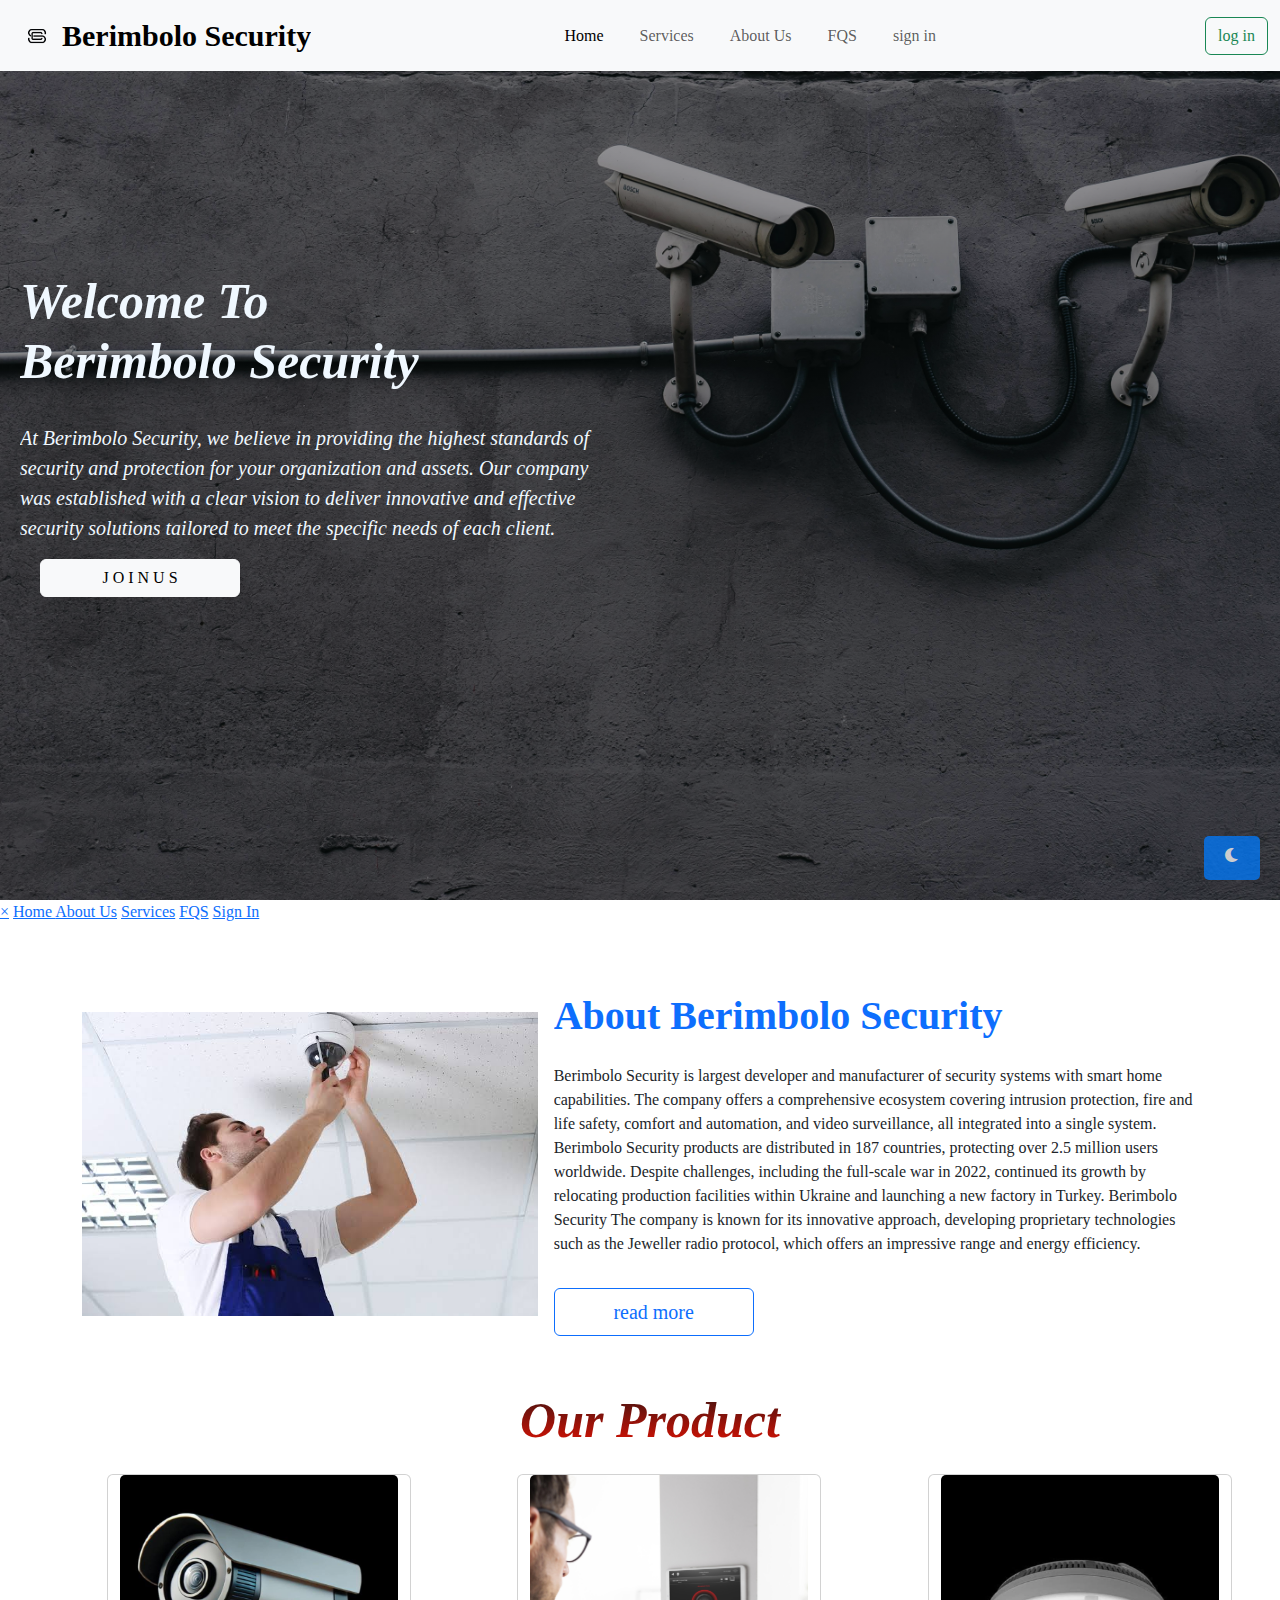
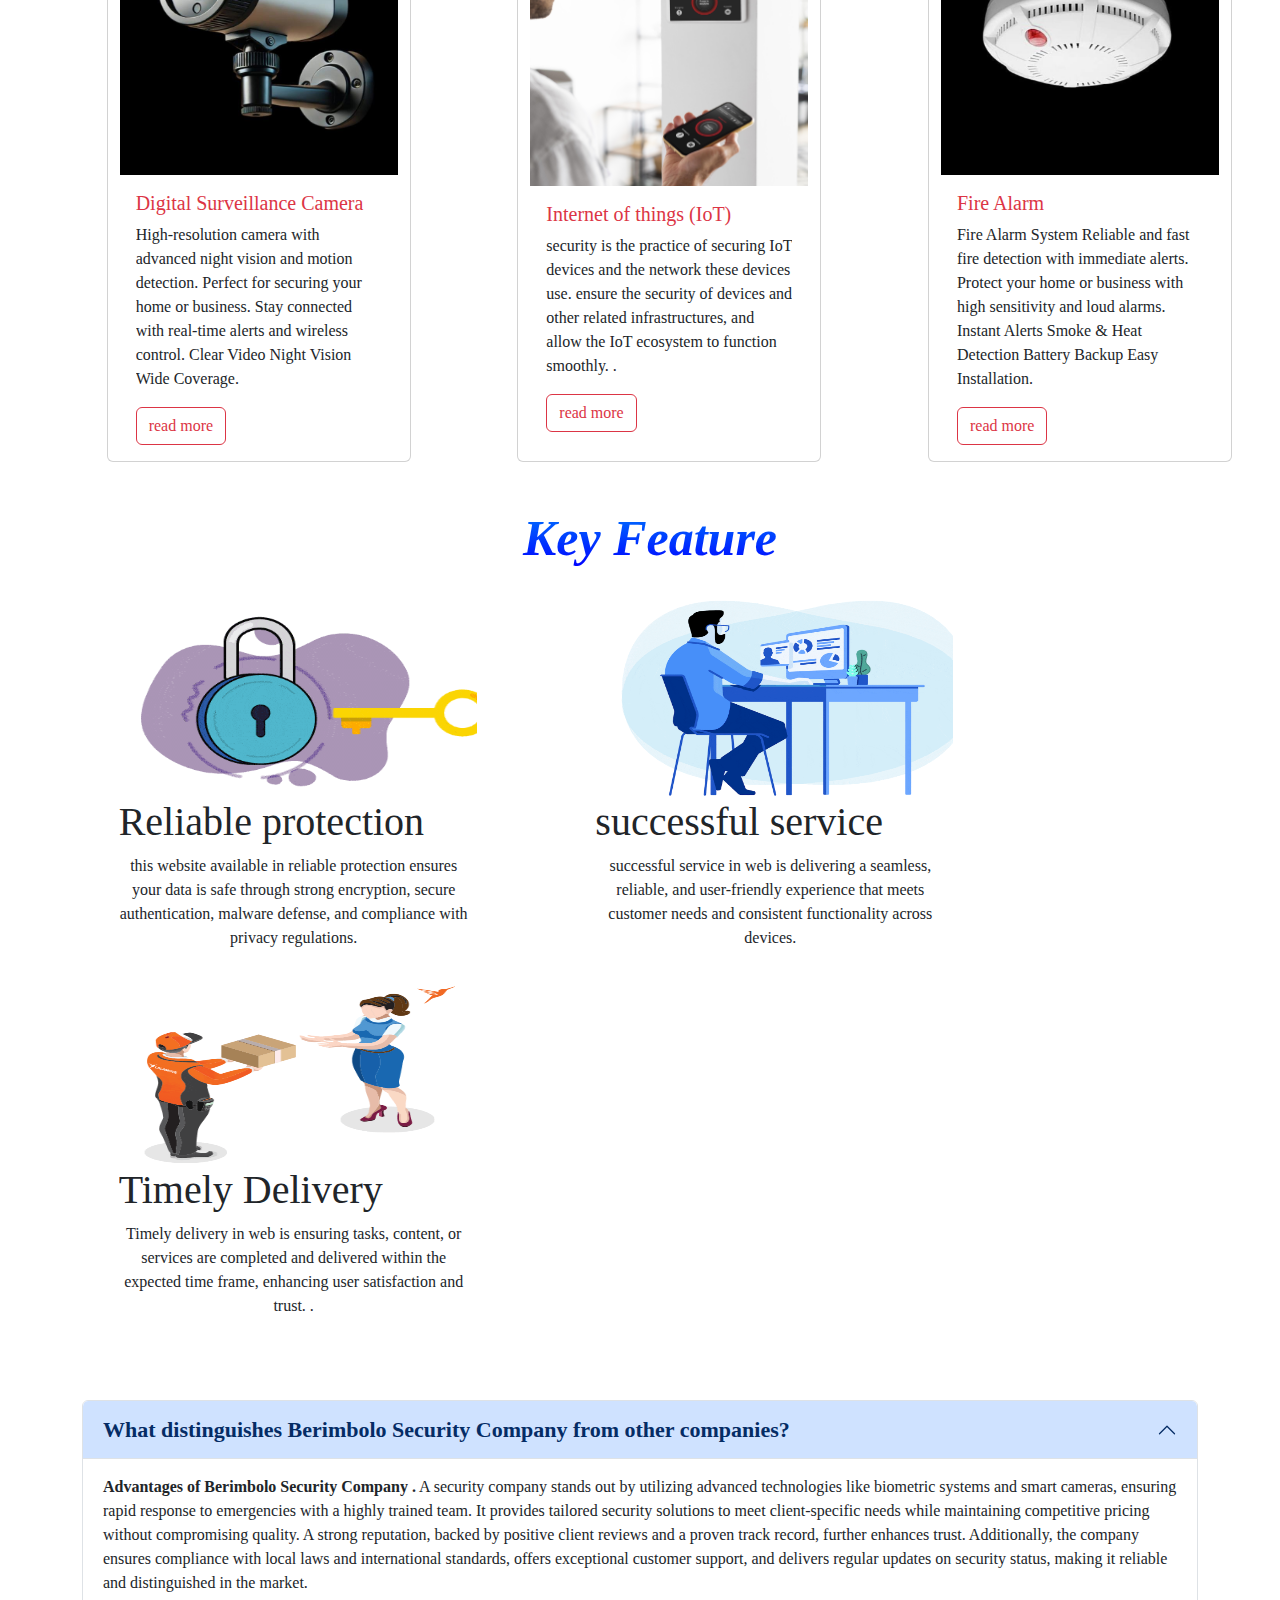
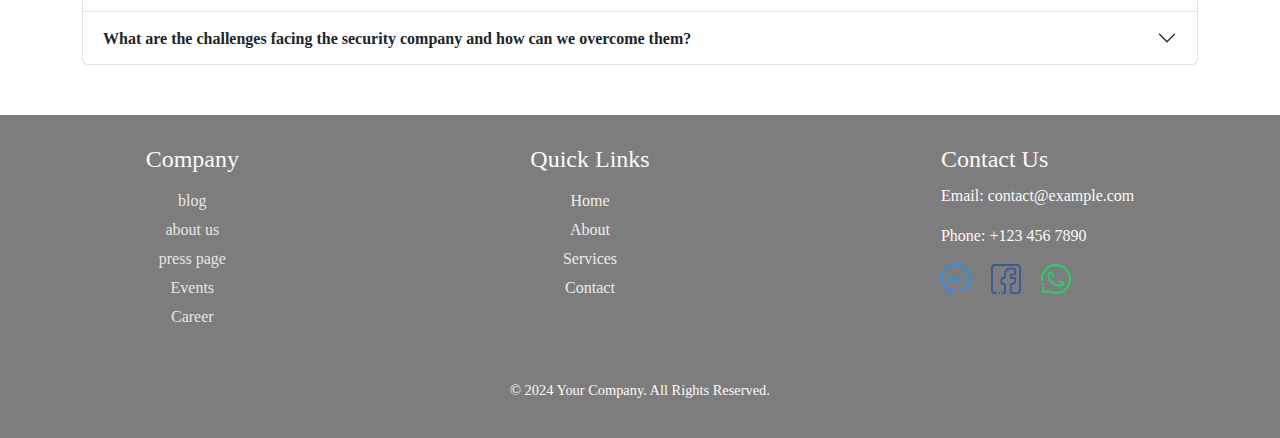
<file: security.html>
<!DOCTYPE html>
<html lang="en">

<head>
    <meta charset="UTF-8">
    <meta name="viewport" content="width=device-width, initial-scale=1.0">
    <title>Document</title>
    <link rel="stylesheet" href="bootstrap.min.css">
    <link rel="stylesheet" href="all.css">
    <link rel="stylesheet" href="all.min.css">
    <link href="https://cdnjs.cloudflare.com/ajax/libs/font-awesome/6.0.0-beta3/css/all.min.css" rel="stylesheet">

    <link rel="stylesheet" href="security.css">
</head>

<body>
    <div class="parent">


        <nav class="navbar navbar-expand-lg navbar-light bg-light">
            <div class="container-fluid">
                <img src="283012-removebg-preview.png" class="img1 fw-border">
                <span class="navbar-brand bhh" style="font-weight: bolder; font-family: Georgia, 'Times New Roman', Times, serif;text-transform: capitalize;">Berimbolo Security</span>

                <button class="navbar-toggler" type="button" data-bs-toggle="collapse" data-bs-target="#navbarTogglerDemo02" aria-controls="navbarTogglerDemo02" aria-expanded="false" aria-label="Toggle navigation" class="menu-icon" onclick="openNav()">
            <span class="navbar-toggler-icon"></span>
          </button>
                <div class="collapse navbar-collapse offset-2" id="navbarTogglerDemo02" class="menu-icon">
                    <ul class="navbar-nav me-auto mb-2 mb-lg-0">
                        <li class="nav-item">
                            <a class="nav-link active" aria-current="page" href="#" id="koko">Home</a>
                        </li>
                        <li class="nav-item">
                            <a class="nav-link" href="security2.html" id="koko">Services</a>
                        </li>
                        <li class="nav-item">
                            <a class="nav-link" href="about-us.html" id="koko">About Us</a>
                        </li>

                        <li class="nav-item">
                            <a class="nav-link" href="FAQ.html" id="koko">FQS</a>
                        </li>
                        <li class="nav-item">
                            <a class="nav-link" href="sign" id="koko">sign in</a>
                        </li>

                    </ul>
                    <form class="d-flex">
                        <button class="btn btn-outline-success" id="btnf" data-bs-toggle="modal" data-bs-target="#staticBackdrop">log in</button>
                    </form>
                </div>
            </div>
        </nav>
        <div class="gana">
            <h2 class="head">Welcome To<br> Berimbolo Security </h2><br class="br">
            <p class="pra"> At Berimbolo Security, we believe in providing the highest standards of security and protection for your organization and assets. Our company was established with a clear vision to deliver innovative and effective security solutions tailored
                to meet the specific needs of each client.</p><button class="btn btn-light btnd" width="300px"> J O I N  U S </button>
        </div>
    </div>



    <div id="mySideNav" class="side-nav">
        <a href="javascript:void(0)" class="close-btn" onclick="closeNav()">×</a>
        <a href="index.html">Home </a>
        <a href="about-us.html">About Us</a>
        <a href="security2.html">Services</a>
        <a href="FAQ.html">FQS</a>
        <a href="sign.html">Sign In </a>
    </div>


    </div>

    <!-- <div class="parent">
        <nav class="navbar navbar-expand-lg navbar-light bg-light play ">
            <div class="container-fluid">
                <img src="283012-removebg-preview.png" class="img1 fw-border">

                <a class="navbar-brand bhh" href="#" style="font-weight: bolder; font-family: Georgia, 'Times New Roman', Times, serif;text-transform: capitalize;">Armn</a>


                <button class="navbar-toggler " type="button" data-bs-toggle="collapse" data-bs-target="#navbarSupportedContent" aria-controls="navbarSupportedContent" aria-expanded="false" aria-label="Toggle navigation">
                <span class="navbar-toggler-icon"></span>
              </button>
                <div class="collapse navbar-collapse  oo" id="navbarSupportedContent">
                    <ul class="navbar-nav me-auto mb-2 mb-lg-0">
                        <li class="nav-item">
                            <a class="nav-link " aria-current="page" href="#abouts" style="font-weight: bolder; font-family: Georgia, 'Times New Roman', Times, serif;text-transform: capitalize;">
                                Home
                            </a>

                            <li class="nav-item">
                                <a class="nav-link " aria-current="page" href="#abouts" style="font-weight: bolder; font-family: Georgia, 'Times New Roman', Times, serif;text-transform: capitalize;">
                                About Us
                            </a>
                            </li>
                            <li class="nav-item">
                                <a class="nav-link" href="security2.html" style="font-weight: bolder; font-family: Georgia, 'Times New Roman', Times, serif;text-transform: capitalize;">Services</a>

                            </li>

                            <li class="nav-item">
                                <a class="nav-link " aria-current="page" target="_blank" href="security2.html" style="font-weight: bolder; font-family: Georgia, 'Times New Roman', Times, serif;text-transform: capitalize;">
                           FQS  
                         </a>
                            </li>


                            <li class="nav-item">

                            </li>

                            <li class="nav-item dropdown">
                                <a class="nav-link dropdown-toggle" href="#" id="navbarDropdown" role="button" data-bs-toggle="dropdown" aria-expanded="false" style="font-weight: bolder; font-family: Georgia, 'Times New Roman', Times, serif;text-transform: capitalize;">
                      languge 
                    </a>
                                <ul class="dropdown-menu" aria-labelledby="navbarDropdown">
                                    <li><a class="dropdown-item" href="#">English</a></li>
                                    <hr class="dropdown-divider">
                            </li>
                            <li><a class="dropdown-item" href="#">Arbic</a></li>
                            </ul>
                        </li>
                        <li class="nav-item">
                            <a class="nav-link " href="#" tabindex="-1" aria-disabled="true" style="font-weight: bolder; font-family: Georgia, 'Times New Roman', Times, serif;text-transform: capitalize;">Sgin in </a>
                        </li>
                    </ul>
                </div>
            </div>
        </nav>
        <div class="gana">
            <h2 class="head">Welcome To<br> Berimbolo Security </h2><br class="br">
            <p class="pra"> At Berimbolo Security, we believe in providing the highest standards of security and protection for your organization and assets. Our company was established with a clear vision to deliver innovative and effective security solutions tailored
                to meet the specific needs of each client.</p><button class="btn btn-light btnd" width="300px"> J O I N  U S </button>
             <h2 class="elav">Lorem ipsum dolor sit, amet consectetur adipisicing elit. Quisquam pariatur harum iusto Lorem ipsum dolor sit amet consectetur adipisicing elit. Fuga officiis aut, ullam nemo vero nostrum et impedit odio reiciendis fugit similique ipsam ipsum
            est? Laudantium, nostrum aspernatur. Culpa, quae totam.</h2> -->
    <!-- </div>
    </div> -->




    <!-- <div class="bout">
        <div class="container-fluid">
            <div class="row abous">

                <img src="about .jpg" alt="" class="col-6 abou" id="abou">
                <div class="col-6">
                    <h2>about us</h2>
                    <p class="ber" id="ber"> Berimbolo Security is Europe's largest developer and manufacturer of security systems with smart home capabilities. The company offers a comprehensive ecosystem covering intrusion protection, fire and life safety, comfort and automation,
                        and video surveillance, products are distributed in 187 countries, protecting over 2.5 million users worldwide. Despite challenges, including the full-scale war in 2022, security system continued its growth by relocating production
                        facilities within Ukraine and launching a new factory in Turkey. The company is known for its innovative approach, developing proprietary technologies such as the Jeweller radio protocol, which offers an impressive range and energy
                        efficiency.

                    </p>
                </div>
            </div>
        </div>
    </div> -->
    <div class="modal fade kar" id="staticBackdrop" data-bs-backdrop="static" data-bs-keyboard="false" tabindex="-1" aria-labelledby="staticBackdropLabel" aria-hidden="true">
        <div class="modal-dialog">
            <div class="modal-content">
                <div class="modal-header">
                    <h5 class="modal-title" id="staticBackdropLabel">appled</h5>
                    <button type="button" class="btn-close" data-bs-dismiss="modal" aria-label="Close"></button>
                </div>
                <div class="modal-body">
                    <form>
                        <h6 class="text-center"> enter your data </h6>
                        <label for="UserName" class="form-lebel">UserName</label>
                        <input class="form-control" placeholder="UserName" type="text" id="text ">
                        <label for="email" class="form-lebel">Email</label>
                        <input class="form-control" placeholder="Email" type="email">
                        <label for="password" class="form-lebel">Password</label>
                        <input class="form-control" placeholder="password" type="password" id="password ">

                        <h6>What gender are you?</h6>
                        <input id="grad" name="mm" type="radio">
                        <label for="grad"> man<label>
                        <input id="grad" name="mm" type="radio">
                        <label for="grad"> woman<label>
    



                    </form>
                </div>
                <div class="modal-footer">
                    <button type="button" class="btn btn-secondary" data-bs-dismiss="modal">Close</button>
                    <button type="button" class="btn btn-primary">submint</button>
                </div>
            </div>
        </div>
    </div>

    <div class="container">
        <div class="row align-items-center gx-3 gy-5 py-3 mt-1 " id="abouts">
            <div class="col-12 col-md-12 col-lg-5">
                <img src="about .jpg" class="img-fluid mx-auto d-block" alt="a man using vr gadget" />
            </div>
            <!-- col-12 -->
            <div class="col-12 col-md-12 text-center text-lg-start col-lg-7">
                <h2 class="fw-bold text-primary fs-1 pb-3">About Berimbolo Security</h2>
                <p class="about-text">
                    Berimbolo Security is largest developer and manufacturer of security systems with smart home capabilities. The company offers a comprehensive ecosystem covering intrusion protection, fire and life safety, comfort and automation, and video surveillance,
                    all integrated into a single system. Berimbolo Security products are distributed in 187 countries, protecting over 2.5 million users worldwide. Despite challenges, including the full-scale war in 2022, continued its growth by relocating
                    production facilities within Ukraine and launching a new factory in Turkey. Berimbolo Security The company is known for its innovative approach, developing proprietary technologies such as the Jeweller radio protocol, which offers
                    an impressive range and energy efficiency. </p>
                <button class="btn btn-outline-primary  py-2 mt-3 fs-5 fw-medium" type="button" id="btn">
                    read more
            </button>
            </div>
            <!-- col-12 -->
        </div>
        <!-- row -->
    </div>
    <!--  container -->

    <div class="hero-section">
        <h2 class="new py-2" id="none">Our Product</h2>
        <div class="container-fluid mx-auto my-3">
            <div class="row">
                <div class="card col-4 offset-md-1 offset-sm-0 offset-xlg-2" style="width: 19rem;" id="cards">
                    <img src="ffc.jpg" class="card-img-top" alt="camra " style="height: 300px;">
                    <div class="card-body">
                        <h5 class="card-title text-danger">Digital Surveillance Camera</h5>
                        <p class="card-text">
                            High-resolution camera with advanced night vision and motion detection. Perfect for securing your home or business. Stay connected with real-time alerts and wireless control. Clear Video Night Vision Wide Coverage.</p>
                        <a href="https://www.cameraftp.com/CameraFTP/Support/SecurityCameraBasics.aspx" class="btn btn- btn-outline-danger " target="_blank">read more</a>
                    </div>
                </div>
                <div class="card col-4 offset-md-1 offset-sm-0" style="width: 19rem; ;" id="cardss">
                    <img src="person-using-smartphone-his-automated-home.jpg" class="card-img-top" alt="...">
                    <div class="card-body">
                        <h5 class="card-title text-danger">Internet of things (IoT)</h5>
                        <p class="card-text">security is the practice of securing IoT devices and the network these devices use. ensure the security of devices and other related infrastructures, and allow the IoT ecosystem to function smoothly. .
                        </p>
                        <a href="https://blog.apnic.net/tag/internet-of-things/?gad_source=1&gclid=Cj0KCQiAvP-6BhDyARIsAJ3uv7alAZ_SHI43KYHfgxO63ELHRvhLsavigr9wAocjGdiPCZ96WvhnDtMaAnJREALw_wcB" class="btn btn- btn-outline-danger " target="_blank">read more</a>
                    </div>
                </div>
                <div class="card col-4 offset-md-1 offset-sm-0" style="width: 19rem; " id="car">
                    <img src="9d.jpg " class="card-img-top " alt="... " style="height: 300px; ">
                    <div class="card-body ">
                        <h5 class="card-title text-danger ">Fire Alarm</h5>
                        <p class="card-text ">Fire Alarm System Reliable and fast fire detection with immediate alerts. Protect your home or business with high sensitivity and loud alarms. Instant Alerts Smoke & Heat Detection Battery Backup Easy Installation.</p>
                        <a href="https://simple.wikipedia.org/wiki/Fire_alarm" target="_blank" class="btn btn- btn-outline-danger ">read more</a>
                    </div>
                </div>
            </div>
        </div>
        <div class="main-se">
            <h2 class="news" id="keys">key feature </h2>
            <div class="container-fluid mx-auto my-3">
                <div class="row">
                    <div class="sec-section offset-sm-0 col-md-4 offset-md-1">
                        <img src="20gin.gif" class="gifs">
                        <h3 class="tag">Reliable protection
                        </h3>
                        <p class="sec"> this website available in reliable protection ensures your data is safe through strong encryption, secure authentication, malware defense, and compliance with privacy regulations.
                        </p>
                    </div>
                    <div class="sec-section offset-sm-0 col-md-4 offset-md-1">
                        <img src="baner.gif" class="gif">
                        <h3 class="tag">successful service


                        </h3>
                        <p class="sec"> successful service in web is delivering a seamless, reliable, and user-friendly experience that meets customer needs and consistent functionality across devices.
                        </p>
                    </div>
                    <div class="sec-section offset-sm-0 col-md-4 offset-md-1">
                        <img src="giphy (1).gif" class="gif">
                        <h3 class="tag">Timely Delivery



                        </h3>
                        <p class="sec"> Timely delivery in web is ensuring tasks, content, or services are completed and delivered within the expected time frame, enhancing user satisfaction and trust. .
                        </p>
                    </div>

                </div>
            </div>
        </div>
    </div>
    <div class="container">

        <div class="accordion cz" id="accordionExample">
            <div class="accordion-item">
                <h2 class="accordion-header" id="headingOne">
                    <button class="accordion-button fw" type="button" data-bs-toggle="collapse" data-bs-target="#collapseOne" aria-expanded="true" aria-controls="collapseOne"><strong>
                        What distinguishes Berimbolo Security Company from other companies?
                 </strong>   </button>
                </h2>
                <div id="collapseOne" class="accordion-collapse collapse show" aria-labelledby="headingOne" data-bs-parent="#accordionExample">
                    <div class="accordion-body">
                        <strong>Advantages of  Berimbolo Security Company
                            .</strong> A security company stands out by utilizing advanced technologies like biometric systems and smart cameras, ensuring rapid response to emergencies with a highly trained team. It provides tailored
                        security solutions to meet client-specific needs while maintaining competitive pricing without compromising quality. A strong reputation, backed by positive client reviews and a proven track record, further enhances trust. Additionally,
                        the company ensures compliance with local laws and international standards, offers exceptional customer support, and delivers regular updates on security status, making it reliable and distinguished in the market.
                    </div>
                </div>
            </div>
            <div class="accordion-item">
                <h2 class="accordion-header" id="headingThree">
                    <button class="accordion-button collapsed" type="button" data-bs-toggle="collapse" data-bs-target="#collapseThree" aria-expanded="false" aria-controls="collapseThree">
                       <strong> What are the challenges facing the security company and how can we overcome them?</strong>

            </button>
                </h2>
                <div id="collapseThree" class="accordion-collapse collapse" aria-labelledby="headingThree" data-bs-parent="#accordionExample">
                    <div class="accordion-body">
                        <strong>Challenges facing  Berimbolo Security Company
                        </strong> Security companies face several challenges in today's rapidly evolving landscape. One major issue is the rise of sophisticated cyber threats, such as ransomware and hacking attempts, which require
                        advanced technologies like AI and threat detection systems, alongside continuous employee training. Another challenge is the global shortage of skilled professionals in both cybersecurity and field operations. Companies can address
                        this by offering in-house training programs and forming partnerships with educational institutions to attract fresh talent. Moreover, attackers constantly evolve their techniques, necessitating regular security assessments and
                        the implementation of multi-layered defense systems. Rapid technological advancements also pose a challenge, as outdated systems become vulnerable; therefore, companies must invest in regular updates and cautiously adopt new technologies.
                        In field operations, unexpected risks demand well-trained personnel and the use of smart monitoring tools. Legal compliance is another hurdle, with varying regulations across regions. Employing legal teams and adhering to international
                        standards can help mitigate this issue. Finally, high operational costs due to advanced technologies require companies to adopt cost-effective solutions and improve efficiency. By focusing on innovation, adaptation, and continuous
                        improvement, security companies can effectively tackle these challenges.
                    </div>
                </div>
            </div>
        </div>
    </div>
    <button href="##" id="button" class="darks "> <i class="fas fa-moon icon"></i> <!-- أيقونة القمر -->
    </button>
    <button href="##" id="button" class="lights hide"><i class="fas fa-sun icon"></i> <!-- أيقونة الشمس -->

    </button>


    <!-- <hr class="top ">
        <hr class="buttom ">
        <div class="box "></div>
        <div class="box "></div>
        <div class="box "></div>
        <div class="box "></div>
        <div class="box "></div>
        <div class="box "></div>
        <div class="box "></div>
        <div class="box "></div>
        <div class="box "></div>
        <div class="box "></div>
        <div class="box "></div>
        <div class="box "></div> -->
    </div>

    <footer>
        <div class="footer-container">
            <div class="footer-section">
                <h3>Company</h3>
                <ul>
                    <li> blog</li>
                    <li> about us</li>
                    <li> press page</li>
                    <li> Events</li>
                    <li> Career
                </ul>
            </div>
            <div class="footer-section">
                <h3>Quick Links</h3>
                <ul>
                    <li><a href="index.html">Home</a></li>
                    <li><a href="about-us.html">About</a></li>
                    <li><a href="security2.html">Services</a></li>
                    <li><a href="sign.html">Contact</a></li>
            </ul>
            </div>
            <div class="footer-section">
                <h3>Contact Us</h3>
                <p>Email: contact@example.com</p>
                <p>Phone: +123 456 7890</p>
                <img src="reshot-icon-messenger-82S9U6ZBLD.svg" alt="" width="30px">
                <img src="reshot-icon-facebook-square-GCAE9R73J5.svg" alt="" width="30px" class="ms-3">
                <img src="reshot-icon-whatsapp-UANBKF398R.svg" alt="" width="30px" class="ms-3">


            </div>
        </div>
        <div class="footer-bottom">
            <p>&copy; 2024 Your Company. All Rights Reserved.</p>
        </div>
    </footer>

    <script src="bootstrap.bundle.min.js"></script>

    <script src="security.js "></script>
</body>

</html>
</file>
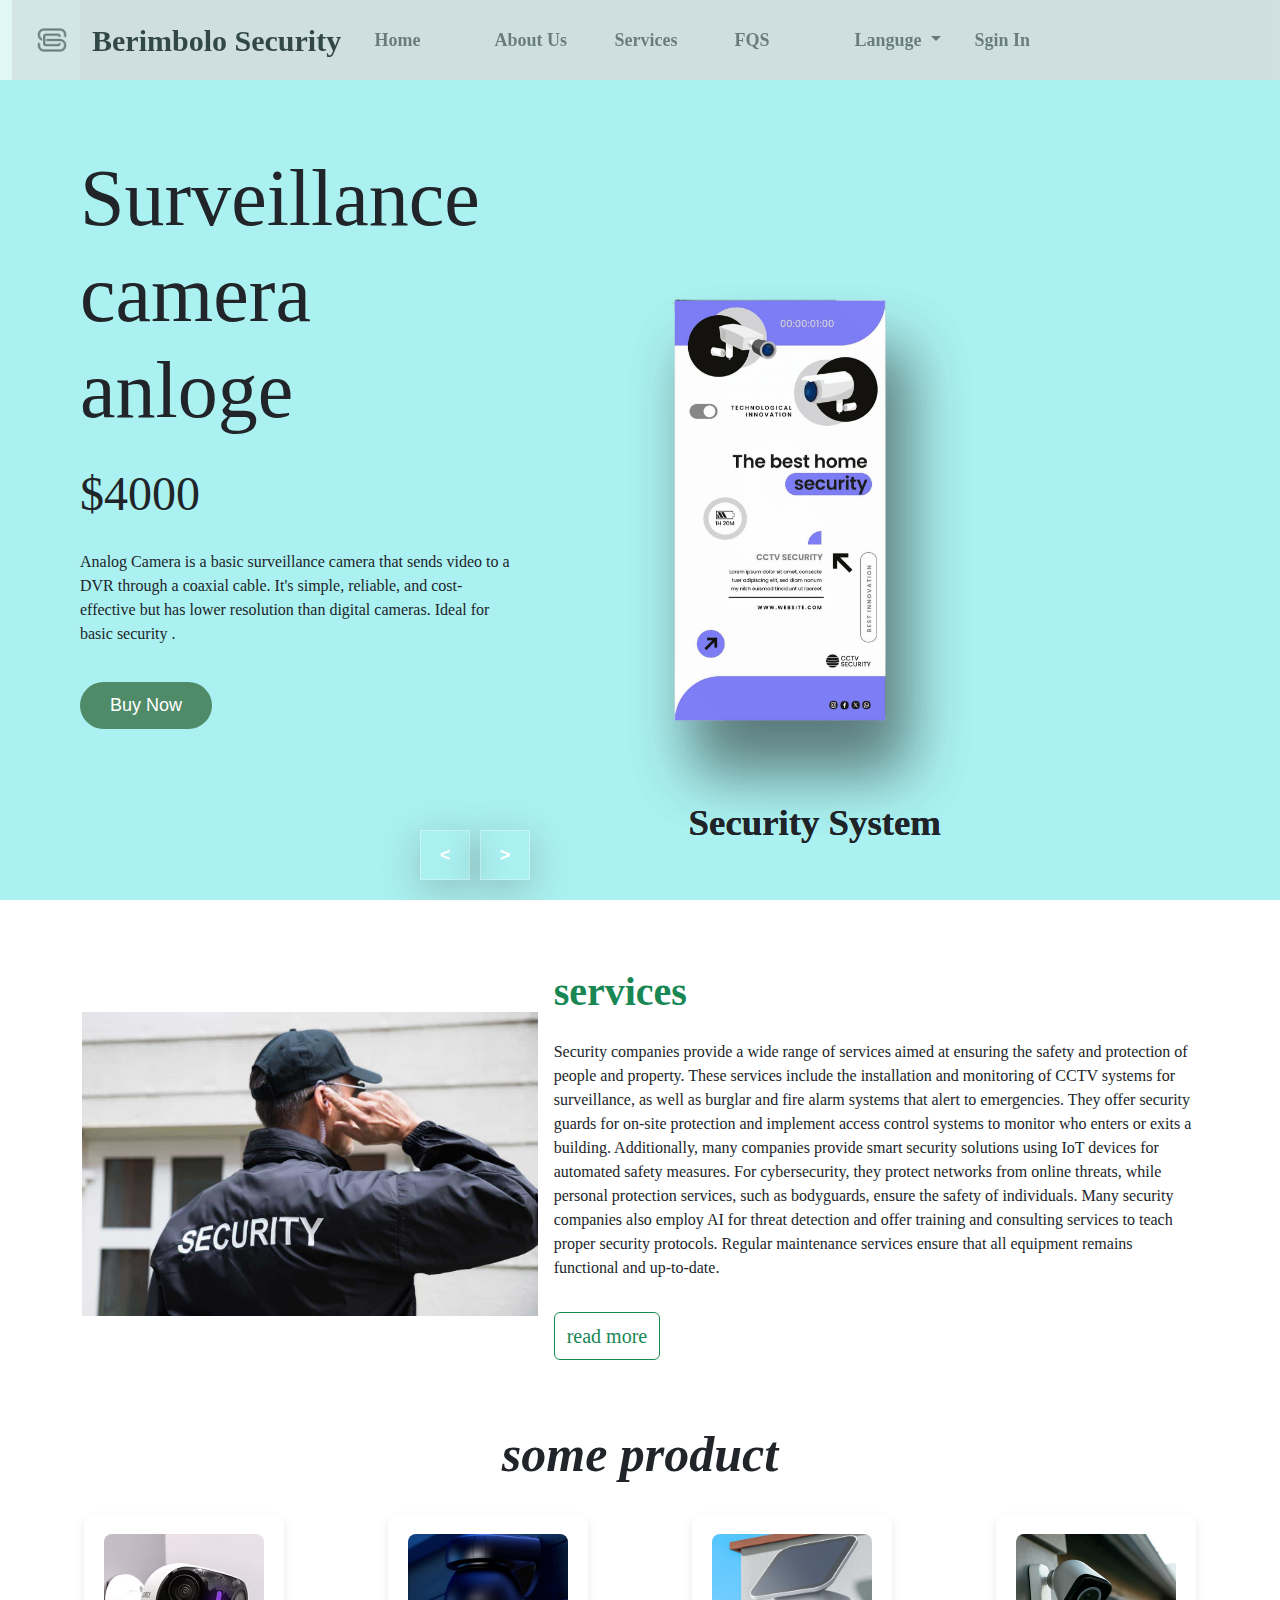
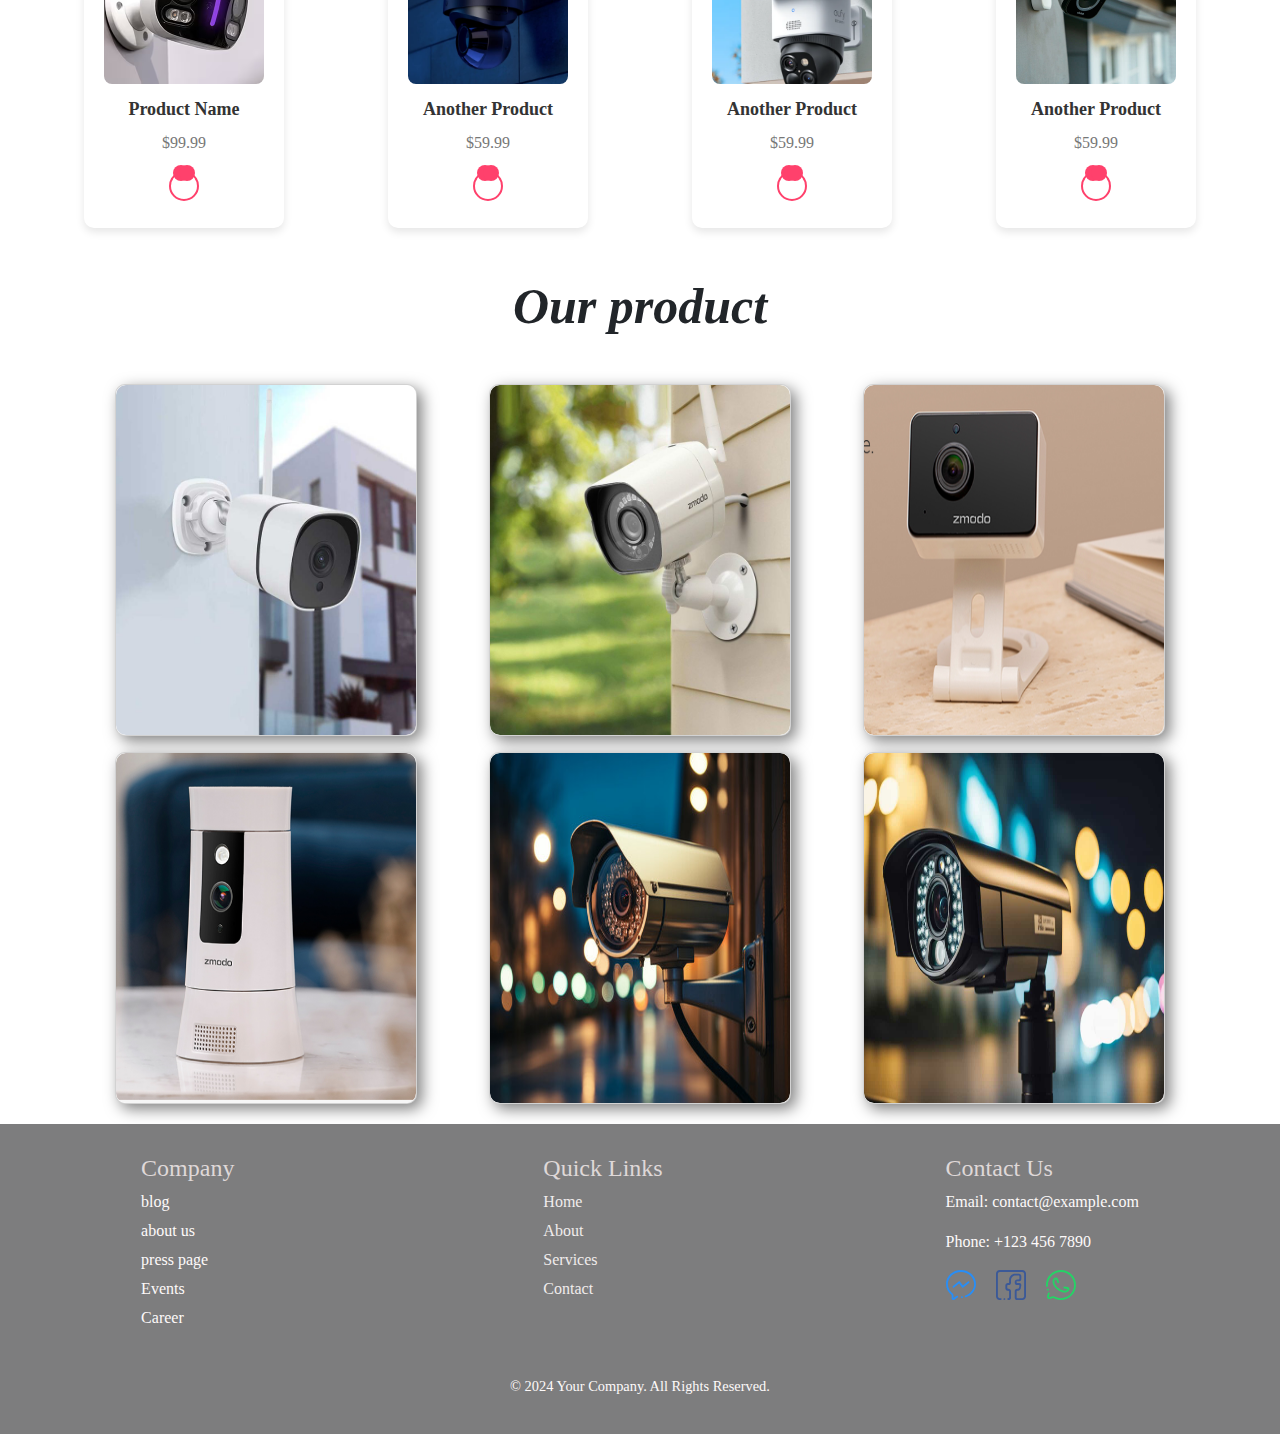
<file: security2.html>
<!DOCTYPE html>
<html lang="en">

<head>
    <meta charset="UTF-8">
    <meta name="viewport" content="width=device-width, initial-scale=1.0">
    <title>Document</title>
    <link rel="stylesheet" href="bootstrap.min.css">
    <link href="https://cdnjs.cloudflare.com/ajax/libs/font-awesome/6.0.0-beta3/css/all.min.css" rel="stylesheet">
    <link rel="stylesheet" href="security2.css">


</head>

<body>
    <!-- <div class="slider">
        <div class="item">
            <h1>slide1</h1>
            Lorem ipsum dolor sit amet consectetur adipisicing elit. Accusantium, veritatis! At enim earum iste tempore laborum minima reprehenderit quibusdam a optio aut sit aspernatur perferendis est, expedita ut rem? Accusamus consectetur tempora amet iste. Odio
            eaque repellendus laudantium commodi in?
        </div>
        <div class="item">
            <h1>slide2</h1>
            Lorem ipsum dolor sit amet consectetur adipisicing elit. Accusantium, veritatis! At enim earum iste tempore laborum minima reprehenderit quibusdam a optio aut sit aspernatur perferendis est, expedita ut rem? Accusamus consectetur tempora amet iste. Odio
            eaque repellendus laudantium commodi in?
        </div>
        <div class="item">
            <h1>slide3</h1>
            Lorem ipsum dolor sit amet consectetur adipisicing elit. Accusantium, veritatis! At enim earum iste tempore laborum minima reprehenderit quibusdam a optio aut sit aspernatur perferendis est, expedita ut rem? Accusamus consectetur tempora amet iste. Odio
            eaque repellendus laudantium commodi in?
        </div>
        <div class="item " style="background: none;">
            <img src="cctv-security-template-design (1).png" style="background-color: none ; width: 300px ; height: 300px;" alt="">
        </div>
        <div class="item">
            <h1>slide5</h1>
            Lorem ipsum dolor sit amet consectetur adipisicing elit. Accusantium, veritatis! At enim earum iste tempore laborum minima reprehenderit quibusdam a optio aut sit aspernatur perferendis est, expedita ut rem? Accusamus consectetur tempora amet iste. Odio
            eaque repellendus laudantium commodi in?
        </div>
        <div class="item">
            <h1>slide6</h1>
            Lorem ipsum dolor sit amet consectetur adipisicing elit. Accusantium, veritatis! At enim earum iste tempore laborum minima reprehenderit quibusdam a optio aut sit aspernatur perferendis est, expedita ut rem? Accusamus consectetur tempora amet iste. Odio
            eaque repellendus laudantium commodi in?
        </div>
        <div class="item">
            <h1>slide7</h1>
            Lorem ipsum dolor sit amet consectetur adipisicing elit. Accusantium, veritatis! At enim earum iste tempore laborum minima reprehenderit quibusdam a optio aut sit aspernatur perferendis est, expedita ut rem? Accusamus consectetur tempora amet iste. Odio
            eaque repellendus laudantium commodi in?
        </div>
        <button id="next">></button>
        <button id="prev"><</button>
 -->




    <!-- labs -->
    <!-- <header> -->
    <!-- <figure class="logo">
            <img src="283012-removebg-preview.png" alt="">
        </figure>
        <nav class="main-nav">
            <ul>
                <li><a href="##">caffe</a></li>
                <li><a href="##">menu</a></li>
                <li><a href="##">about</a></li>
            </ul>
        </nav>
    </header>
    <main>
        <section class="carousel next">
            <div class="list">
                <artical class="item other_1">
                    <div class="main-content" style="background-color: #9c4d2f;">
                        <div class="content">
                            <h2>caffe letter , a new product</h2>
                            <p class="price">$20</p>
                            <p class="description">Lorem ipsum, dolor sit amet consectetur adipisicing elit. Quis doloremque ea ratione necessitatibus nemo itaque similique Lorem ipsum dolor sit amet consectetur adipisicing elit. Exercitationem amet ab facilis explicabo velit
                                voluptatem tenetur perspiciatis, molestiae tempora officiis?</p>
                            <button class="addToCard">
                                    Add To Card
                                </button>
                        </div>
                    </div>
                    <figure class="image">
                        <img src="182891606_10757203-removebg-preview.png" alt="">
                        <figcaption>caffe letter , a new product</figcaption>
                    </figure>
                </artical>
                <artical class="item active">
                    <div class="main-content" style="background-color: #f7f2ed;">
                        <div class="content">
                            <h2>caffe letter , a new product</h2>
                            <p class="price">$20</p>
                            <p class="description">Lorem ipsum, dolor sit amet consectetur adipisicing elit. Quis doloremque ea ratione necessitatibus nemo itaque similique Lorem ipsum dolor sit amet consectetur adipisicing elit. Exercitationem amet ab facilis explicabo velit
                                voluptatem tenetur perspiciatis, molestiae tempora officiis?</p>
                            <button class="addToCard">
                                    Add To Card
                                </button>
                        </div>
                    </div>
                    <figure class="image">
                        <img src="cctv-security-template-design.png" alt="">
                        <figcaption>caffe letter , a new product</figcaption>
                    </figure>
                </artical>
                <artical class="item other_2">
                    <div class="main-content" style="background-color: #d757b1;">
                        <div class="content">
                            <h2>caffe letter , a new product</h2>
                            <p class="price">$20</p>
                            <p class="description">Lorem ipsum, dolor sit amet consectetur adipisicing elit. Quis doloremque ea ratione necessitatibus nemo itaque similique Lorem ipsum dolor sit amet consectetur adipisicing elit. Exercitationem amet ab facilis explicabo velit
                                voluptatem tenetur perspiciatis, molestiae tempora officiis?</p>
                            <button class="addToCard">
                                    Add To Card
                                </button>
                        </div>
                    </div>
                    <figure class="image">
                        <img src="rb_2151464448.png" alt="">
                        <figcaption>caffe letter , a new product</figcaption>
                    </figure>
                </artical>
                <artical class="item ">
                    <div class="main-content" style="background-color: #e0b91a;">
                        <div class="content">
                            <h2>caffe letter , a new product</h2>
                            <p class="price">$20</p>
                            <p class="description">Lorem ipsum, dolor sit amet consectetur adipisicing elit. Quis doloremque ea ratione necessitatibus nemo itaque similique Lorem ipsum dolor sit amet consectetur adipisicing elit. Exercitationem amet ab facilis explicabo velit
                                voluptatem tenetur perspiciatis, molestiae tempora officiis?</p>
                            <button class="addToCard">
                                    Add To Card
                                </button>
                        </div>
                    </div>
                    <figure class="image">
                        <img src="cctv-security-template-design (1).png" alt="">
                        <figcaption>caffe letter , a new product</figcaption>
                    </figure>
                </artical>

            </div>
            <div class="arrwows">
                <button id="prev"><</button>
                <button id="next">></button>

            </div>
        </section>
    </main>
    </div>
    <style>
        body {
            font-family: Georgia, 'Times New Roman', Times, serif;
            margin: 0;
            font-size: 16px;
            background-color: #4f8b69;
        }
        
        * {
            box-sizing: border-box;
            margin: 0;
            padding: 0;
            text-decoration: none;
            list-style: none;
        }
        
         :root {
            --border-color: #fff5;
            --w-image: 500px;
            --calculate: calc(3/2)
        }
        
        header {
            display: grid;
            grid-template-columns: 80px 1fr calc(var( --w-image) * var( --calculate));
            grid-template-rows: 80px;
            position: relative;
            z-index: 10px;
            border-bottom: 1px solid var( --border-color);
        }
        
        img {
            width: 80%;
        }
        
        .logo {
            display: flex;
            justify-content: center;
            align-items: center;
        }
        
        a {
            color: black;
            font-weight: 400;
        }
        
        ul {
            height: 100%;
            display: flex;
            justify-content: end;
            align-items: center;
            gap: 30px;
            padding-right: 30px;
        }
        
        nav {
            border-left: 1px solid var(--border-color);
        }
        
        .carousel {
            margin-top: -80px;
            width: 100%;
            height: 100vh;
            overflow: hidden;
        }
        
        .carousel .list {
            height: 100%;
            position: relative;
        }
        
        .carousel .list::before {
            position: absolute;
            width: var(--w-image);
            height: 100%;
            content: "";
            top: 0;
            left: calc(100% - calc(var(--w-image) * var(--calculate)));
            border-left: 1px solid var(--border-color);
            border-right: 1px solid var(--border-color);
            z-index: 10;
            pointer-events: none;
        }
        
        .carousel .list::after {
            position: absolute;
            top: 50px;
            left: 50px;
            content: "";
            background-color: #fa0e0e;
            height: 300px;
            width: 400px;
            z-index: 10;
            pointer-events: none;
            border-radius: 20px 50px 110px 230px;
            filter: blur(150px);
            opacity: 0.6;
        }
        
        .carousel .list .item {
            position: absolute;
            top: 0;
            left: 0;
            width: 100%;
            height: 100%;
        }
        
        .carousel .list .item .image {
            width: var(--w-image);
            height: 100%;
            position: absolute;
            top: 0;
            left: calc(100% - calc(var(--w-image) * var(--calculate)));
            padding: 20px;
            display: flex;
            flex-direction: column;
            justify-content: end;
            align-items: center;
            font-weight: 500;
        }
        
        .carousel .list .item .image img {
            width: 90%;
            margin-bottom: 20px;
            filter: drop-shadow(20px 50px 20px #160c9e55);
        }
        
        figcaption {
            font-family: Georgia, 'Times New Roman', Times, serif;
            font-weight: bold;
            font-size: 2.3em;
            text-align: right;
            margin-bottom: 30px;
            width: 70%;
        }
        
        .main-content {
            height: 100%;
            display: grid;
            grid-template-columns: calc(100% - calc(var(--w-image) * var(--calculate)));
        }
        
        .content {
            padding: 150px 20px 20px 80px;
        }
        
        h2 {
            font-size: 5em;
            font-family: Georgia, 'Times New Roman', Times, serif;
        }
        
        .price {
            font-family: Georgia, 'Times New Roman', Times, serif;
            font-size: 3em;
            margin: 20px 0;
        }
        
        .addToCard {
            background-color: #4f8b69;
            color: #fff;
            padding: 10px 30px;
            font-family: 'Lucida Sans', 'Lucida Sans Regular', 'Lucida Grande', 'Lucida Sans Unicode', Geneva, Verdana, sans-serif;
            font-size: large;
            font-weight: 500;
            border-radius: 30px;
            border: none;
            margin-top: 20px;
        }
        
        .arrwows {
            position: absolute;
            bottom: 20px;
            width: calc(100% - calc(var(--w-image) * var(--calculate)));
            display: grid;
            grid-template-columns: repeat(2, 50px);
            grid-template-rows: 50px;
            justify-content: end;
            gap: 10px;
        }
        
        .arrwows button {
            background-color: transparent;
            border: 1px solid var(--border-color);
            color: #fff;
            font-family: 'Segoe UI', Tahoma, Geneva, Verdana, sans-serif;
            font-size: large;
            font-weight: bold;
            line-height: 0;
            box-shadow: 0 10px 40px #5555;
            cursor: pointer;
            transition: 0.5s;
        }
        
        .arrwows button:hover {
            background-color: #eee5;
        }
        
        .carousel .list .item {
            display: none;
        }
        
        .carousel .list .item.active,
        .carousel .list .item.other_1,
        .carousel .list .item.other_2 {
            display: block;
        }
        
        .carousel .list .item.active {
            z-index: 1;
        }
        
        .carousel .list .item.item.other_1,
        .carousel .list .item.item.other_2 {
            pointer-events: none;
        }
        
        .carousel .list .item.active .main-content {
            animation: show 1s ease-in-out 1 forwards;
        }
        
        @keyframes show {
            from {
                clip-path: circle(0% at 70% 50%);
            }
            to {
                clip-path: circle(100% at 70% 50%);
            }
        }
        
        .next .item.other_1 {
            z-index: 1;
        }
        
        .next .item .image img,
        .next .item .image figcaption {
            animation: shows 0.5s ease-in-out 1 forwards;
        }
        
        @keyframes shows {
            from {
                transform: translateX(calc(var(--transform-form)));
            }
            to {
                transform: translateX(calc(var(--transform-form) - var(--w-image)));
            }
        }
        
        .next .item.active .image {
            --transform-form: var(--w-image);
        }
        
        .next .item.other_1 .image {
            z-index: 3;
            --transform-form: 0px;
            overflow: hidden;
        }
        
        .next .item.other_2 .image {
            z-index: 3;
            --transform-form: calc(var(--w-image) * 2);
        }
        
        .arrwows {
            z-index: 10;
        }
        
        .prev .list .item .image img,
        .prev .list .item .image figcaption {
            animation: prev 0.5s ease-in-out 1s forwards;
        }
        
        @keyframes prev {
            from {
                transform: translateX(calc(var(--transform-form)));
            }
            to {
                transform: translateX(calc(var(--transform-form) + var(--w-image)));
            }
        }
    </style>
    <script>
        let next = document.getElementById('next');
        let prev = document.getElementById('prev');
        let carousel = document.querySelector('.carousel');
        let items = document.querySelectorAll('.carousel .item');
        console.log(items)
        let countItem = items.length;
        let active = 1;
        let other_1 = null;
        let other_2 = null;

        // عند النقر على زر "التالي"
        next.onclick = () => {
            // إزالة وإضافة فئات CSS للتحكم في الانتقال
            carousel.classList.remove('prev');
            carousel.classList.add('next');
            // تحديث قيمة العنصر النشط والعنصرين الآخرين
            active = active + 1 >= countItem ? 0 : active + 1;
            other_1 = active - 1 < 1 ? countItem - 1 : active - 1;
            other_2 = active + 1 >= countItem ? 0 : active + 1;
            // تحديث عرض العناصر
            changeSlider();
        };

        // عند النقر على زر "السابق"
        prev.onclick = () => {
            // إزالة وإضافة فئات CSS للتحكم في الانتقال
            carousel.classList.remove('next');
            carousel.classList.add('prev');
            // تحديث قيمة العنصر النشط والعنصرين الآخرين
            active = active - 1 < 0 ? countItem : active - 1;
            other_1 = active + 1 >= countItem ? 0 : active + 1;
            other_2 = other_1 + 1 >= countItem ? 0 : other_1 + 1;
            // تحديث عرض العناصر
            changeSlider();
        };

        // دالة لتحديث عرض العناصر
        const changeSlider = () => {
            // إزالة فئة "active" من العنصر النشط الحالي
            let itemOldActive = document.querySelector('.carousel .item.active');
            if (itemOldActive) itemOldActive.classList.remove('active');
            // إزالة فئة "other_1" من العنصر الثاني
            let itemOldOther_1 = document.querySelector('.carousel .item.other_1');
            if (itemOldOther_1) itemOldOther_1.classList.remove('other_1');
            // إزالة فئة "other_2" من العنصر الثالث
            let itemOldOther_2 = document.querySelector('.carousel .item.other_2');
            if (itemOldOther_2) itemOldOther_2.classList.remove('other_2');
            // إضافة الفئات المناسبة للعناصر الجديدة
            items.forEach(e => {
                e.querySelector('.image img').style.animation = 'none';
                e.querySelector('.image figcaption').style.animation = 'none';
                void e.offsetWidth;
                e.querySelector('.image img').style.animation = '';
            });
        };
    </script> -->



    <header>
        <nav class="navbar navbar-expand-lg navbar-light bg-light play ">
            <div class="container-fluid">
                <img src="283012-removebg-preview.png" class="img1 fw-border">

                <a class="navbar-brand bhh" href="#" style="font-weight: bolder; font-family: Georgia, 'Times New Roman', Times, serif;text-transform: capitalize;">Berimbolo Security</a>


                <button class="navbar-toggler " type="button" data-bs-toggle="collapse" data-bs-target="#navbarSupportedContent" aria-controls="navbarSupportedContent" aria-expanded="false" aria-label="Toggle navigation">
                <span class="navbar-toggler-icon"></span>
              </button>
                <div class="collapse navbar-collapse  oo offset-2" id="navbarSupportedContent">
                    <ul class="navbar-nav me-auto mb-2 mb-lg-0">
                        <li class="nav-item">
                            <a class="nav-link " target="_blank" aria-current="page" href="index.html" style="font-weight: bolder; font-family: Georgia, 'Times New Roman', Times, serif;text-transform: capitalize;">
                                Home
                            </a>

                            <li class="nav-item">
                                <a class="nav-link " target="_blank" aria-current="page" href="about-us.html" style="font-weight: bolder; font-family: Georgia, 'Times New Roman', Times, serif;text-transform: capitalize;">
                                About Us
                            </a>
                            </li>
                            <li class="nav-item">
                                <a class="nav-link" href="security2.html" style="font-weight: bolder; font-family: Georgia, 'Times New Roman', Times, serif;text-transform: capitalize;">Services</a>

                            </li>

                            <li class="nav-item">
                                <a class="nav-link " aria-current="page" target="_blank" href="FAQ.html" style="font-weight: bolder; font-family: Georgia, 'Times New Roman', Times, serif;text-transform: capitalize;">
                           FQS  
                         </a>
                            </li>
                            <li class="nav-item dropdown">
                                <a class="nav-link dropdown-toggle" href="#" id="navbarDropdown" role="button" data-bs-toggle="dropdown" aria-expanded="false" style="font-weight: bolder; font-family: Georgia, 'Times New Roman', Times, serif;text-transform: capitalize;">
                      languge 
                    </a>
                                <ul class="dropdown-menu" aria-labelledby="navbarDropdown">
                                    <li><a class="dropdown-item" href="#">English</a></li>
                                    <hr class="dropdown-divider">
                            </li>
                            <li><a class="dropdown-item" href="#">Arbic</a></li>
                            </ul>
                        </li>
                        <li class="nav-item">
                            <a class="nav-link " href="sign.html" tabindex="-1" aria-disabled="true" style="font-weight: bolder; font-family: Georgia, 'Times New Roman', Times, serif;text-transform: capitalize;" data-bs-toggle="modal" data-bs-target="#staticBackdrop">Sgin in </a>
                        </li>




                    </ul>
                </div>
            </div>
        </nav>

        </div>

    </header>
    <main>
        <section class="carousel next">
            <div class="list">
                <article class="item other_1">
                    <div class="main-content" style="background-color: #f7f5f4;">
                        <div class="content">
                            <h2>Internet of things (IoT)</h2>
                            <p class="price ">$100,000</p>
                            <p class="description">The Internet of Things (IoT) connects devices to the internet, allowing them to share data and work automatically. Examples include smart homes, wearable health devices, and smart cities. IoT simplifies daily life by automating
                                tasks and improving efficiency.
                            </p>
                            <button class="addToCard">Security System</button>
                        </div>
                    </div>
                    <figure class="image">
                        <img src="event-invitation-template-touch-control-technology.png" class="mm" alt="">
                        <figcaption>Security System</figcaption>
                    </figure>
                </article>
                <article class="item active">
                    <div class="main-content" style="background-color: #f7f2ed;">
                        <div class="content">
                            <h2>Surveillance camera Digtal Ip
                            </h2>
                            <p class="price">$2000</p>
                            <p class="description">IP Camera (Internet Protocol Camera) is a type of digital camera that sends and receives video data over a network or the internet. Unlike analog cameras, IP cameras don’t need a DVR; instead, they connect directly to a network,
                                allowing remote viewing and recording. They offer high-resolution images, advanced features like motion detection, and easy integration with security systems.
                            </p>
                            <button class="addToCard">Buy Now</button>
                        </div>
                    </div>
                    <figure class="image">
                        <img src="cctv-security-template-design.png" alt="">
                        <figcaption>Security System</figcaption>
                    </figure>
                </article>
                <article class="item other_2">
                    <div class="main-content" style="background-color: #abf1f1;">
                        <div class="content">
                            <h2>Surveillance camera anloge
                            </h2>
                            <p class="price">$4000</p>
                            <p class="description">Analog Camera is a basic surveillance camera that sends video to a DVR through a coaxial cable. It's simple, reliable, and cost-effective but has lower resolution than digital cameras. Ideal for basic security .</p>
                            <button class="addToCard">Buy Now</button>
                        </div>
                    </div>
                    <figure class="image">
                        <img src="cct-removebg-preview.png" alt="">
                        <figcaption>Security System</figcaption>
                    </figure>
                </article>
                <article class="item">
                    <div class="main-content" style="background-color: #e0b91a;">
                        <div class="content">
                            <h2>Surveillance camera Digtal
                            </h2>
                            <p class="price">$5000</p>
                            <p class="description">Digital Camera is a camera that captures images and videos in digital format, storing them on memory cards or internal storage. Unlike analog cameras, digital cameras provide higher resolution, clearer images, and advanced
                                features like zoom, autofocus, and night vision. They can connect to networks for remote viewing and are commonly used in surveillance and photography.
                            </p>
                            <button class="addToCard">Buy Now</button>
                        </div>
                    </div>
                    <figure class="image">
                        <img src="cctv-security-template-design (1).png" alt="">
                        <figcaption>Security System</figcaption>
                    </figure>
                </article>
            </div>
            <div class="arrwows">
                <button id="prev"><</button>
                <button id="next">></button>
            </div>
        </section>
    </main>
    </div>
    <div class="container">
        <div class="row align-items-center gx-3 gy-5 py-3 mt-1 " id="abouts">
            <div class="col-12 col-md-12 col-lg-5">
                <img src="Security-guards.jpg" class="img-fluid mx-auto d-block" alt="a man using vr gadget" />
            </div>
            <!-- col-12 -->
            <div class="col-12 col-md-12 text-center text-lg-start col-lg-7">
                <h2 class="fw-bold text-success fs-1 pb-3">services</h2>
                <p class="about-text">
                    Security companies provide a wide range of services aimed at ensuring the safety and protection of people and property. These services include the installation and monitoring of CCTV systems for surveillance, as well as burglar and fire alarm systems
                    that alert to emergencies. They offer security guards for on-site protection and implement access control systems to monitor who enters or exits a building. Additionally, many companies provide smart security solutions using IoT devices
                    for automated safety measures. For cybersecurity, they protect networks from online threats, while personal protection services, such as bodyguards, ensure the safety of individuals. Many security companies also employ AI for threat
                    detection and offer training and consulting services to teach proper security protocols. Regular maintenance services ensure that all equipment remains functional and up-to-date.</p>
                <button class="btn btn-outline-success
                py-2 mt-3 fs-5 fw-medium" type="button" id="btn">
                read more
        </button>
            </div>
            <!-- col-12 -->
        </div>
        <!-- row -->
    </div>
    <br><br>





    <!-- <h3> What our clients say
    </h3>
    <div class="container">
        <span>1</span>
        <div class="progress">

            <div class="progress-bar progress-bar-striped" role="progressbar" style="width: 10%" aria-valuenow="10" aria-valuemin="0" aria-valuemax="100"></div>
        </div><br>
        <span>2</span>

        <div class="progress">
            <div class="progress-bar progress-bar-striped bg-success" role="progressbar" style="width: 25%" aria-valuenow="25" aria-valuemin="0" aria-valuemax="100"></div>
        </div><br>
        <span>3</span>

        <span class="progress">
            <span class="progress-bar progress-bar-striped bg-info" role="progressbar" style="width: 50%" aria-valuenow="50" aria-valuemin="0" aria-valuemax="100"></span>
        </span><br>
        <span>4</span>

        <div class="progress">
            <div class="progress-bar progress-bar-striped bg-warning" role="progressbar" style="width: 75%" aria-valuenow="75" aria-valuemin="0" aria-valuemax="100"></div>
        </div><br>

        <span>5</span>

        <div class="progress">
            <div class="progress-bar progress-bar-striped bg-danger" role="progressbar" style="width: 100%" aria-valuenow="100" aria-valuemin="0" aria-valuemax="100"></div>
        </div><br>
    </div>
    <div class="rating-container ww" id="">
        <div class="rating-value">
            <span class="rating-number">4.4</span>
            <div class="rating-stars">
                <i class="fas fa-star"></i>
                <i class="fas fa-star"></i>
                <i class="fas fa-star"></i>
                <i class="fas fa-star"></i>
                <i class="fas fa-star-half-alt"></i>
            </div>
            <span class="rating-count">Based on 16.4k reviews</span>
        </div>
        <div class="rating-distribution">
        </div>
    </div>
    </div>
    </div> -->
    <h5> some product</h5>
    <div class="product-container">
        <div class="product-card">
            <img src="download.avif" alt="Product Image" class="product-image" />
            <h3 class="product-name">Product Name</h3>
            <p class="product-price">$99.99</p>
            <label class="favorite">
            <input type="checkbox" class="checkbox-heart" />
            <span class="heart"></span>
          </label>
        </div>

        <div class="product-card">
            <img src="caedb.jpg" alt="Product Image" class="product-image" />
            <h3 class="product-name">Another Product</h3>
            <p class="product-price">$59.99</p>
            <label class="favorite">
            <input type="checkbox" class="checkbox-heart" />
            <span class="heart"></span>
          </label>
        </div>
        <div class="product-card">
            <img src="card.png" alt="Product Image" class="product-image" />
            <h3 class="product-name">Another Product</h3>
            <p class="product-price">$59.99</p>
            <label class="favorite">
            <input type="checkbox" class="checkbox-heart" />
            <span class="heart"></span>
          </label>
        </div>
        <div class="product-card">
            <img src="card.jpg" alt="Product Image" class="product-image" />
            <h3 class="product-name">Another Product</h3>
            <p class="product-price">$59.99</p>
            <label class="favorite">
            <input type="checkbox" class="checkbox-heart" />
            <span class="heart"></span>
          </label>
        </div>


        <!-- More cards can go here -->
    </div>
    <br><br>
    <h5> Our product</h5>


    <button href="##" id="button" class="darks "> <i class="fas fa-moon icon"></i> <!-- أيقونة القمر -->
    </button>
    <button href="##" id="button" class="lights hide"><i class="fas fa-sun icon"></i> <!-- أيقونة الشمس -->
    </button>
    <div class="gallary mt-5">
        <div class="row gap-5 justify-content-center mb-3">
            <div class="card-area col-12 col-md-6 col-lg-3">
                <div class="card card1 ">
                    <img src="c4918a4bf62144d872e040a7aaf1a94e.jpg">
                    <div class="overlay">
                        <h4>Dome Cameras
                        </h4>
                        <p>Use: Suitable for indoor and outdoor use, with a design that makes it hard to tell the camera's direction.

                        </p>
                    </div>
                </div>
            </div>
            <div class="card-area  col-12 col-md-6 col-lg-3 ">
                <div class="card card1">
                    <img src="729565b948031ec98f5e76d77059e986.jpg" alt="">
                    <div class="overlay">
                        <h4> Bullet Cameras
                        </h4>
                        <p> Often used outdoors to monitor specific areas.

                        </p>
                    </div>
                </div>
            </div>
            <div class="card-area col-12 col-md-6 col-lg-3">
                <div class="card card1 ">
                    <img src="iii.jpg.png" alt="">
                    <div class="overlay">
                        <h4>PTZ Cameras (Pan, Tilt, Zoom):

                        </h4>
                        <p> Ideal for large areas like stadiums and factories. .
                        </p>
                    </div>
                </div>
            </div>
        </div>
        <div class="row gap-5 justify-content-center mt-3">
            <div class="card-area col-12 col-md-6 col-lg-3">
                <div class="card card1">
                    <img src="ddccpng.png" alt="">
                    <div class="overlay">
                        <h4>IP Cameras (Internet Protocol):
                        </h4>
                        <p> Streams video over the internet.
                        </p>
                    </div>
                </div>
            </div>
            <div class="card-area col-12 col-md-6 col-lg-3">
                <div class="card card1">
                    <img src="360_F_620732047_oK7OpoyxBp6qyk15WYAf1O5p9EKabk2g.jpg" alt="">
                    <div class="overlay">
                        <h4>C-Mount Cameras:
                        </h4>
                        <p>Used in industrial areas.
                        </p>
                    </div>
                </div>
            </div>
            <div class="card-area col-12 col-md-6 col-lg-3">
                <div class="card card1">
                    <img src="image-1717.jpeg" alt="">
                    <div class="overlay">
                        <h4>Canada</h4>
                        <p> Used in industrial areas. .
                        </p>
                    </div>
                </div>
            </div>
        </div>
    </div>

    <footer>
        <div class="footer-container">
            <div class="footer-section">
                <h4>Company</h4>
                <ul>
                    <li> blog</li>
                    <li> about us</li>
                    <li> press page</li>
                    <li> Events</li>
                    <li> Career
                        <li>
                </ul>
            </div>
            <div class="footer-section">
                <h4>Quick Links</h4>
                <ul>
                    <li><a href="index.html">Home</a></li>
                    <li><a href="about-us.html">About</a></li>
                    <li><a href="security2.html">Services</a></li>
                    <li><a href="sign.html">Contact</a></li>
                </ul>
            </div>
            <div class="footer-section">
                <h4>Contact Us</h4>
                <p>Email: contact@example.com</p>
                <p>Phone: +123 456 7890</p>
                <img src="reshot-icon-messenger-82S9U6ZBLD.svg" alt="" width="30px">
                <img src="reshot-icon-facebook-square-GCAE9R73J5.svg" alt="" width="30px" class="ms-3">
                <img src="reshot-icon-whatsapp-UANBKF398R.svg" alt="" width="30px" class="ms-3">


            </div>
        </div>
        <div class="footer-bottom">
            <p>&copy; 2024 Your Company. All Rights Reserved.</p>
        </div>
    </footer>
    <div class="modal fade kar" id="staticBackdrop" data-bs-backdrop="static" data-bs-keyboard="false" tabindex="-1" aria-labelledby="staticBackdropLabel" aria-hidden="true">
        <div class="modal-dialog">
            <div class="modal-content">
                <div class="modal-header">
                    <h5 class="modal-title" id="staticBackdropLabel">appled</h5>
                    <button type="button" class="btn-close" data-bs-dismiss="modal" aria-label="Close"></button>
                </div>
                <div class="modal-body" id="moka">
                    <form>
                        <h6 class="text-center"> enter your data </h6>
                        <label for="UserName" class="form-lebel">UserName</label>
                        <input class="form-control" placeholder="UserName" type="text" id="text ">
                        <label for="email" class="form-lebel">Email</label>
                        <input class="form-control" placeholder="Email" type="email">
                        <label for="password" class="form-lebel">Password</label>
                        <input class="form-control" placeholder="password" type="password" id="password ">

                        <h6>What gender are you?</h6>
                        <input id="grad" name="mm" type="radio">
                        <label for="grad"> man<label>
                        <input id="grad" name="mm" type="radio">
                        <label for="grad"> woman<label>
    

                    </form>
                </div>
                <div class="modal-footer">
                    <button type="button" class="btn btn-secondary" data-bs-dismiss="modal">Close</button>
                    <button type="button" class="btn btn-primary">submint</button>
                </div>
            </div>
        </div>
    </div>
    <script>
    </script>
    <script src="bootstrap.bundle.min.js"></script>
    <script src="security2.js"></script>


</body>

</html>
<!-- 
        <script src="security2.js"></script>
</body>

</html> -->
</file>
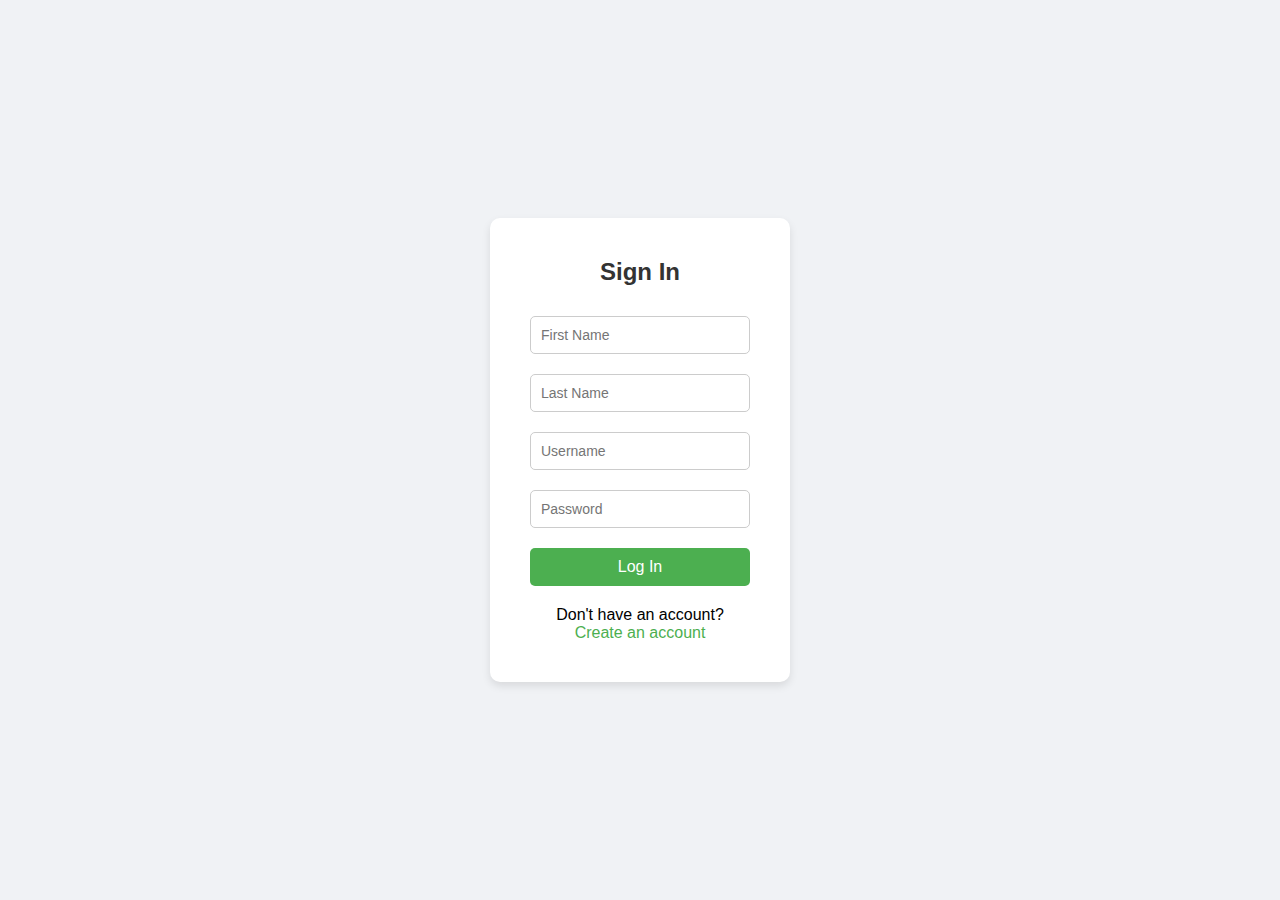
<file: sign.html>
<!DOCTYPE html>
<html lang="en">

<head>
    <meta charset="UTF-8" />
    <meta name="viewport" content="width=device-width, initial-scale=1.0" />
    <title>Sign In</title>
    <link rel="stylesheet" href="sign.css" />
</head>

<body>
    <div class="container">
        <div class="login-box">
            <h2>Sign In</h2>
            <form id="loginForm">
                <!-- First Name -->
                <div class="textbox">
                    <input type="text" id="firstName" placeholder="First Name" required />
                </div>

                <!-- Last Name -->
                <div class="textbox">
                    <input type="text" id="lastName" placeholder="Last Name" required />
                </div>

                <!-- Username -->
                <div class="textbox">
                    <input type="text" id="username" placeholder="Username" required />
                </div>

                <!-- Password -->
                <div class="textbox">
                    <input type="password" id="password" placeholder="Password" required />
                </div>

                <input type="submit" value="Log In" />
                <div class="error-message" id="error-message"></div>
            </form>
            <div class="footer">
                <p>Don't have an account? <a href="#">Create an account</a></p>
            </div>
        </div>
    </div>

    <script src="sign.js"></script>
</body>

</html>
</file>
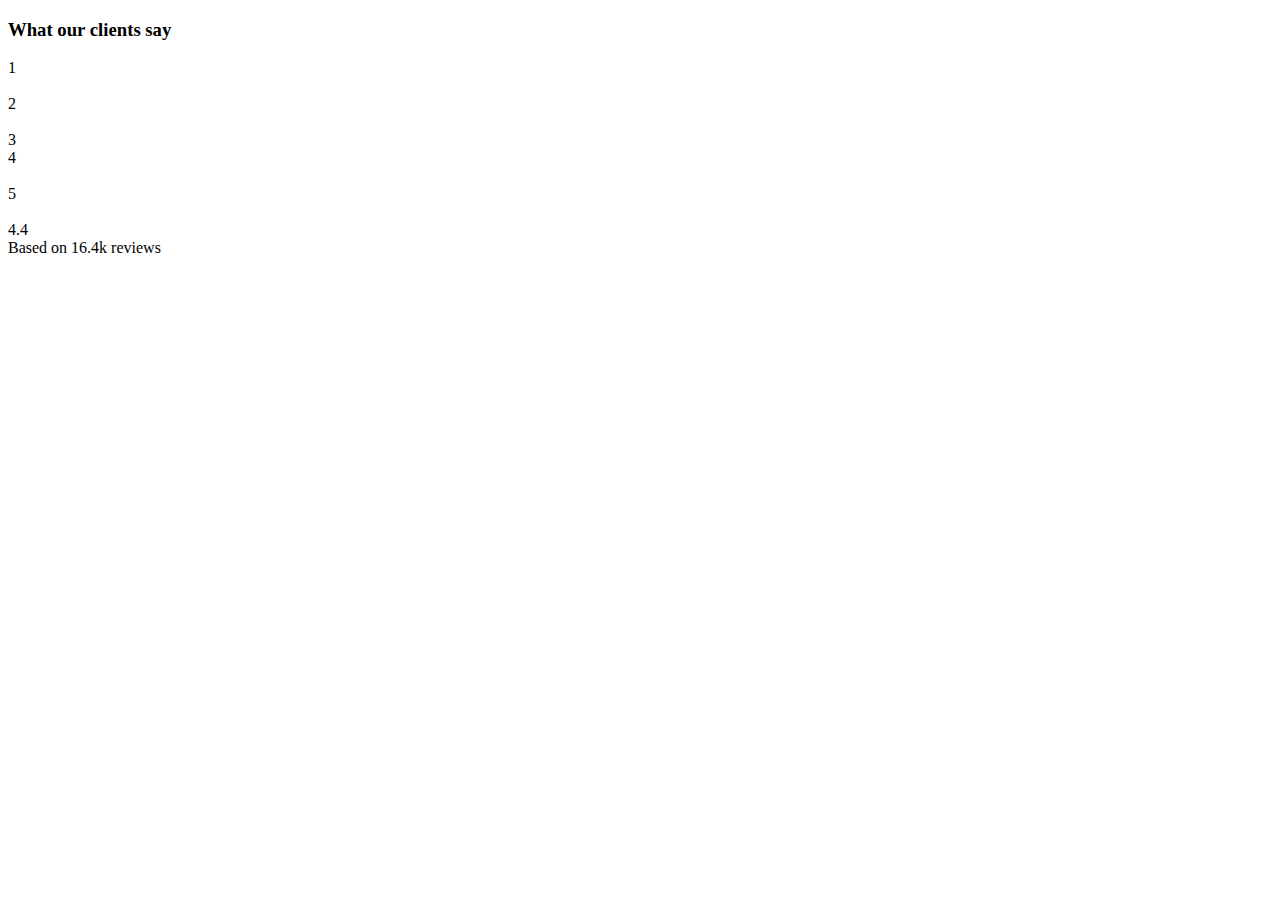
<file: vv.html>
<!DOCTYPE html>
<html lang="en">

<head>
    <meta charset="UTF-8">
    <meta name="viewport" content="width=device-width, initial-scale=1.0">
    <title>Document</title>
</head>

<body>
    <h3> What our clients say
    </h3>
    <div class="container">
        <span>1</span>
        <div class="progress">

            <div class="progress-bar progress-bar-striped" role="progressbar" style="width: 10%" aria-valuenow="10" aria-valuemin="0" aria-valuemax="100"></div>
        </div><br>
        <span>2</span>

        <div class="progress">
            <div class="progress-bar progress-bar-striped bg-success" role="progressbar" style="width: 25%" aria-valuenow="25" aria-valuemin="0" aria-valuemax="100"></div>
        </div><br>
        <span>3</span>

        <span class="progress">
            <span class="progress-bar progress-bar-striped bg-info" role="progressbar" style="width: 50%" aria-valuenow="50" aria-valuemin="0" aria-valuemax="100"></span>
        </span><br>
        <span>4</span>

        <div class="progress">
            <div class="progress-bar progress-bar-striped bg-warning" role="progressbar" style="width: 75%" aria-valuenow="75" aria-valuemin="0" aria-valuemax="100"></div>
        </div><br>

        <span>5</span>

        <div class="progress">
            <div class="progress-bar progress-bar-striped bg-danger" role="progressbar" style="width: 100%" aria-valuenow="100" aria-valuemin="0" aria-valuemax="100"></div>
        </div><br>
    </div>
    <div class="rating-container ww" id="">
        <div class="rating-value">
            <span class="rating-number">4.4</span>
            <div class="rating-stars">
                <i class="fas fa-star"></i>
                <i class="fas fa-star"></i>
                <i class="fas fa-star"></i>
                <i class="fas fa-star"></i>
                <i class="fas fa-star-half-alt"></i>
            </div>
            <span class="rating-count">Based on 16.4k reviews</span>
        </div>
        <div class="rating-distribution">
        </div>
    </div>
    </div>
    </div>

</body>

</html>
</file>
<file: security2.css>
.mm {
    width: 190px;
    height: 550px;
}

body {
    font-family: Georgia, 'Times New Roman', Times, serif;
    margin: 0;
    font-size: 16px;
}

h4 {
    color: #dfd8d8;
}

h3 {
    text-align: center;
    font-size: 30px;
    font-weight: bold;
    color: #4f8b69;
}

#button {
    position: fixed;
    /* يجعل الزر ثابتًا بالنسبة للشاشة */
    bottom: 20px;
    /* يبعد الزر عن أسفل الشاشة بمقدار 20px */
    right: 20px;
    /* يبعد الزر عن يمين الشاشة بمقدار 20px */
    padding: 10px 20px;
    /* إضافة حشوة داخل الزر */
    background-color: #007BFF;
    /* لون خلفية */
    color: white;
    /* لون النص */
    border: none;
    /* إزالة الحدود */
    border-radius: 5px;
    /* زوايا مستديرة */
    cursor: pointer;
    opacity: 0.75;
    /* تغيير شكل المؤشر عند التحويم */
}

#button:hover {
    background-color: #0056b3;
    /* تغيير اللون عند التحويم */
}

.dark {
    color: aliceblue;
    text-align: center;
}

h1 {
    text-align: center;
    font-family: Georgia, 'Times New Roman', Times, serif;
    font-weight: bold;
}

.rating-container {
    display: flex;
    align-items: center;
    padding: 20px;
    border: 1px solid #ddd;
    border-radius: 5px;
}

.ww {
    display: grid;
    justify-content: center;
    /* مثال على الارتفاع */
}

.rating-value {
    flex: 1;
    text-align: center;
}

.rating-number {
    font-size: 24px;
    font-weight: bold;
}

.rating-stars {
    font-size: 18px;
    color: gold;
}

.rating-count {
    font-size: 12px;
    color: #888;
}

.rating-distribution {
    flex: 1;
}


/* الأشرطة التي تمثل توزيع التقييمات */

.rating-bar {
    height: 10px;
    background-color: #eee;
    border-radius: 5px;
    overflow: hidden;
    margin-bottom: 5px;
}

.rating-bar-fill {
    height: 100%;
    background-color: orange;
}

.img1 {
    width: 80px;
    height: 80px;
    background-color: #dfd8d8;
    opacity: 0.7;
}

li {
    width: 120px;
}

* {
    box-sizing: border-box;
    margin: 0;
    padding: 0;
    text-decoration: none;
    list-style: none;
}


/* المتغيرات العامة */

 :root {
    --border-color: #fff5;
    --w-image: 500px;
    --calculate: calc(3 / 2);
}


/* إعدادات الهيدر */

header {
    display: grid;
    grid-template-columns: 80px 1fr calc(var(--w-image) * var(--calculate));
    grid-template-rows: 80px;
    position: relative;
    z-index: 10;
    background-color: #dfd8d8;
    opacity: 0.7;
}

.logo {
    display: flex;
    justify-content: center;
    align-items: center;
}

.logo img {
    width: 80%;
}

.main-nav ul {
    height: 100%;
    display: flex;
    justify-content: end;
    align-items: center;
    gap: 30px;
    padding-right: 30px;
}

.main-nav a {
    color: black;
    font-weight: 400;
}


/* إعدادات الكاروسيل */

.carousel {
    margin-top: -80px;
    width: 100%;
    height: 100vh;
    overflow: hidden;
    position: relative;
}

.carousel .list {
    height: 100%;
    position: relative;
}

.carousel .list::before,
.carousel .list::after {
    position: absolute;
    z-index: 10;
    pointer-events: none;
}

.carousel .list::before {
    width: var(--w-image);
    height: 100%;
    content: "";
    top: 0;
    left: calc(100% - calc(var(--w-image) * var(--calculate)));
}

.carousel .list::after {
    top: 50px;
    left: 50px;
    content: "";
    height: 300px;
    width: 400px;
    border-radius: 20px 50px 110px 230px;
    filter: blur(150px);
    opacity: 0.6;
}

.carousel .item {
    position: absolute;
    top: 0;
    left: 0;
    width: 100%;
    height: 100%;
    display: none;
}

.carousel .item.active,
.carousel .item.other_1,
.carousel .item.other_2 {
    display: block;
}

.carousel .item.active {
    z-index: 1;
}

.carousel .item .main-content {
    height: 100%;
    display: grid;
    grid-template-columns: calc(100% - calc(var(--w-image) * var(--calculate)));
}

.carousel .item .content {
    padding: 150px 20px 20px 80px;
}

.carousel .item .image {
    width: var(--w-image);
    height: 100%;
    position: absolute;
    top: 0;
    left: calc(100% - calc(var(--w-image) * var(--calculate)));
    padding: 20px;
    display: flex;
    flex-direction: column;
    justify-content: end;
    align-items: center;
    font-weight: 500;
}

.carousel .item .image img {
    width: 90%;
    margin-bottom: 20px;
    filter: drop-shadow(20px 50px 30px #1f1f1f55);
}

.carousel figcaption {
    font-family: Georgia, 'Times New Roman', Times, serif;
    font-weight: bold;
    font-size: 2.3em;
    text-align: right;
    margin-bottom: 30px;
    width: 70%;
}

.carousel .item.active .main-content {
    animation: show 1s ease-in-out forwards;
}

@keyframes show {
    from {
        clip-path: circle(0% at 70% 50%);
    }
    to {
        clip-path: circle(100% at 70% 50%);
    }
}

.carousel.next .item.other_1 {
    z-index: 1;
}

.carousel.next .item .image img,
.carousel.next .item .image figcaption {
    animation: shows 0.5s ease-in-out forwards;
}

@keyframes shows {
    from {
        transform: translateX(calc(var(--transform-form)));
    }
    to {
        transform: translateX(calc(var(--transform-form) - var(--w-image)));
    }
}

.carousel.next .item.active .image {
    --transform-form: var(--w-image);
}

.carousel.next .item.other_1 .image {
    z-index: 3;
    --transform-form: 0px;
    overflow: hidden;
}

.carousel.next .item.other_2 .image {
    z-index: 3;
    --transform-form: calc(var(--w-image) * 2);
}

.carousel.prev .item .image img,
.carousel.prev .item .image figcaption {
    animation: prev 0.5s ease-in-out 1s forwards;
}

@keyframes prev {
    from {
        transform: translateX(calc(var(--transform-form)));
    }
    to {
        transform: translateX(calc(var(--transform-form) + var(--w-image)));
    }
}


/* إعدادات الأزرار */

.arrwows {
    position: absolute;
    bottom: 20px;
    width: calc(100% - calc(var(--w-image) * var(--calculate)));
    display: grid;
    grid-template-columns: repeat(2, 50px);
    grid-template-rows: 50px;
    justify-content: end;
    gap: 10px;
    z-index: 10;
}

.arrwows button {
    background-color: transparent;
    border: 1px solid var(--border-color);
    color: #fff;
    font-family: 'Segoe UI', Tahoma, Geneva, Verdana, sans-serif;
    font-size: large;
    font-weight: bold;
    line-height: 0;
    box-shadow: 0 10px 40px #5555;
    cursor: pointer;
    transition: 0.5s;
}

.arrwows button:hover {
    background-color: #eee5;
}


/* إعدادات أخرى */

h2 {
    font-size: 5em;
    font-family: Georgia, 'Times New Roman', Times, serif;
}

.price {
    font-family: Georgia, 'Times New Roman', Times, serif;
    font-size: 3em;
    margin: 20px 0;
}

.addToCard {
    background-color: #4f8b69;
    color: #fff;
    padding: 10px 30px;
    font-family: 'Lucida Sans', 'Lucida Sans Regular', 'Lucida Grande', 'Lucida Sans Unicode', Geneva, Verdana, sans-serif;
    font-size: large;
    font-weight: 500;
    border-radius: 30px;
    border: none;
    margin-top: 20px;
}

.hide {
    display: none;
}

@media(max-width: 1023px) {
     :root {
        --calculate: 1;
        --w-image: 400px
    }
    h2 {
        font-size: 2em;
    }
}

@media(max-width:767px) {
    .image {
        width: 100%;
        left: 0;
        margin-top: 20px;
    }
    .bbh {
        font-size: 30px;
    }
    figcaption {
        color: #fff;
        width: 100%;
        text-align: center;
        font-weight: 1em;
    }
    .content {
        display: none;
    }
    .mm {
        margin-top: 20px;
        height: 550px;
    }
    .arrwows {
        left: 50%;
        justify-content: center;
    }
}

.card1 {
    position: relative;
    border-radius: 10px;
    box-shadow: 5px 5px 15px rgba(0, 0, 0, 0.5);
    overflow: hidden;
}

.product-container {
    display: flex;
    justify-content: space-evenly;
    gap: 20px;
    flex-wrap: wrap;
}

h5 {
    text-align: center;
    font-size: 50px;
    font-style: italic;
    font-weight: bold;
    margin-bottom: 30px;
}

.product-card {
    background-color: white;
    width: 200px;
    padding: 20px;
    border-radius: 10px;
    box-shadow: 0 4px 8px rgba(0, 0, 0, 0.1);
    text-align: center;
    transition: transform 0.3s;
}

.product-card:hover {
    transform: translateY(-10px);
}

.product-image {
    width: 100%;
    height: 150px;
    object-fit: cover;
    border-radius: 8px;
}

.product-name {
    margin: 15px 0 10px;
    font-size: 18px;
    color: #333;
}

.product-price {
    color: #777;
    font-size: 16px;
}

.favorite {
    position: relative;
    display: inline-block;
    cursor: pointer;
}

.checkbox-heart {
    display: none;
}

.heart {
    width: 30px;
    height: 30px;
    display: inline-block;
    background-color: transparent;
    border: 2px solid #ff416c;
    border-radius: 50%;
    position: relative;
}

.heart::before,
.heart::after {
    content: "";
    position: absolute;
    width: 16px;
    height: 16px;
    background-color: #ff416c;
    border-radius: 50%;
    transition: all 0.3s;
}

.heart::before {
    left: 2px;
    top: -8px;
}

.heart::after {
    right: 2px;
    top: -8px;
}

.checkbox-heart:checked+.heart {
    background-color: #ff416c;
    border-color: #ff416c;
}

.checkbox-heart:checked+.heart::before {
    transform: translateX(8px) translateY(8px);
}

.checkbox-heart:checked+.heart::after {
    transform: translateX(-8px) translateY(8px);
}

.card img {
    width: 100%;
    transition: 0.5s;
    border-radius: 10px;
    height: 350px;
    display: block;
}

.overlay {
    height: 0;
    width: 100%;
    position: absolute;
    left: 0;
    bottom: 0;
    background-image: linear-gradient(transparent, #1c1c1c 100%);
    transition: 0.5s;
    overflow: hidden;
    color: white;
    padding: 0 50px;
}

.overlay h4 {
    margin-top: 55%;
    margin-bottom: 5px;
}

.card1:hover img {
    transform: scale(1.1);
}

.card:hover .overlay {
    height: 100%;
}

@keyframes shows {
    from {
        transform: translateX(calc(var(--w-image)));
        opacity: 0.5;
        /* إضافة تأثير شفافية */
    }
    to {
        transform: translateX(0);
        opacity: 1;
        /* استعادة الشفافية الكاملة */
    }
}

footer {
    background-color: rgba(59, 59, 60, 0.662);
    color: #fefafa;
    padding: 20px 0;
    margin-top: 20px;
}

.navbar-brand {
    font-size: 30px;
}

.nav-link {
    font-size: 18px !important;
    font-weight: 500;
}

.footer-container {
    display: flex;
    justify-content: space-around;
    align-items: flex-start;
    flex-wrap: wrap;
}

.footer-section {
    margin: 10px;
    max-width: 300px;
}

.footer-section h3 {
    font-size: 1.5em;
    margin-bottom: 10px;
}

.footer-section p,
.footer-section ul {
    font-size: 1em;
    line-height: 1.5;
}

.footer-section ul {
    list-style-type: none;
    padding: 0;
}

.footer-section ul li {
    margin: 5px 0;
}

.footer-section ul li a {
    text-decoration: none;
    color: #f0ecec;
}

.footer-section ul li a:hover {
    color: #2d37f8;
}

.footer-bottom {
    text-align: center;
    margin-top: 20px;
    font-size: 0.9em;
}


/* Responsive Design */

@media (max-width: 768px) {
    .footer-container {
        flex-direction: column;
        align-items: center;
    }
    .footer-section {
        text-align: center;
        margin: 20px 0;
    }
}


/* Responsive Styling */

@media screen and (max-width: 768px) {
    .footer-links {
        text-align: center;
        margin-top: 15px;
    }
    .footer-links li {
        display: block;
        margin: 5px 0;
    }
}

#button:hover {
    background-color: #0056b3;
}

#button {
    position: fixed;
    bottom: 20px;
    right: 20px;
    padding: 10px 20px;
    background-color: #007BFF;
    color: white;
    border: none;
    border-radius: 5px;
    cursor: pointer;
    opacity: 0.75;
}

.hide {
    display: none;
}

.ionicons {
    color: #0a58ca;
    background-color: #f2f2f2;
    padding: 10px;
    height: 30px;
    width: 30px;
    margin-bottom: 12px;
}
</file>
<file: about-us.css>
.navbar-brand {
    font-size: 30px;
}

.nav-link {
    font-size: 18px !important;
    font-weight: 500;
}

.head-section {
    background-image: linear-gradient(180deg, #c4b6fd, #93acfc);
}

.parent {
    background-image: url("elevated-view-coffee-cup-spiral-notepad-eyeglasses-laptop-mouse-blue-backdrop_23-2148178553.jpg");
    height: 100vh;
    width: 100%;
    background-repeat: no-repeat;
    background-position: center;
    background-size: cover;
}

h2 {
    font-size: 50px;
    font-weight: bolder;
}

.bhh {
    font-size: 30px;
}

.gana {
    width: 600px;
    margin-left: 20px;
    font-style: italic;
    margin-top: 200px;
    overflow: hidden;
}

body {
    overflow-x: hidden;
}

.navbar a {
    font-weight: bold;
}

body {
    font-family: Georgia, 'Times New Roman', Times, serif;
}

p {
    font-size: 18px;
}

.hide {
    display: none;
}

#button:hover {
    background-color: #0056b3;
}

#button {
    position: fixed;
    bottom: 20px;
    right: 20px;
    padding: 10px 20px;
    background-color: #007BFF;
    color: white;
    border: none;
    border-radius: 5px;
    cursor: pointer;
    opacity: 0.75;
}

.ionicons {
    color: #0a58ca;
    background-color: #f2f2f2;
    padding: 10px;
    height: 30px;
    width: 30px;
    margin-bottom: 12px;
}

.nav-tabs {
    border: none;
}

.nav-tabs .active {
    background-color: #0a58ca !important;
    border: none;
    color: #fff !important;
}

.navbar {
    background-color: #efecec;
    overflow-x: hidden;
    opacity: 0.75;
    font-weight: bold;
}

.navbar a {
    display: block;
    color: rgb(16, 15, 15);
    padding: 2px;
    text-decoration: none;
    font-size: 25px;
}

.navbar .koko:hover {
    background-color: #ddd;
    color: rgb(19, 19, 19);
    border-radius: 10px;
}

.side-nav {
    height: 100%;
    width: 0;
    position: fixed;
    z-index: 1;
    top: 0;
    right: 0;
    /* يجعل القائمة تظهر من اليمين */
    background-color: #efe4e4;
    overflow-x: hidden;
    transition: 0.5s;
    padding-top: 60px;
}

.side-nav a {
    padding: 10px 20px;
    text-decoration: none;
    font-size: 20px;
    color: #818181;
    display: block;
    transition: 0.3s;
}

.side-nav a:hover {
    color: rgb(14, 13, 13);
}

.side-nav .close-btn {
    position: absolute;
    top: 10px;
    right: 20px;
    font-size: 30px;
}

.navbar .menu-icon {
    display: none;
}

@media screen and (max-width: 600px) {
    .navbar a {
        display: none;
    }
    .navbar .menu-icon {
        display: block;
        color: white;
        font-size: 25px;
        padding: 14px 20px;
        cursor: pointer;
    }
}

li:hover {
    color: #2a20eb;
}

.img1 {
    width: 50px;
    height: 50px;
}

li {
    margin-left: 20px;
}

.bhh {
    color: black;
}

.str {
    width: 200px;
    height: 200px;
    transform: translateX(610px);
}

h4 {
    font-size: 40px;
    font-style: italic;
    text-align: center;
    font-weight: bold;
}

@media(max-width:700px) {
    #btnf {
        display: none;
    }
    .bhh {
        font-size: 15px;
    }
    body {
        overflow-x: hidden;
    }
    * {
        overflow-x: hidden;
    }
    .str {
        width: 200px;
        height: 200px;
    }
    .stm {
        margin-left: 50px;
    }
}

footer {
    background-color: rgba(59, 59, 60, 0.662);
    color: #fefafa;
    padding: 20px 0;
    margin-top: 20px;
}

.footer-container {
    display: flex;
    justify-content: space-around;
    align-items: flex-start;
    flex-wrap: wrap;
}

.footer-section {
    margin: 10px;
    max-width: 300px;
}

.footer-section h3 {
    font-size: 1.5em;
    margin-bottom: 10px;
}

.footer-section p,
.footer-section ul {
    font-size: 1em;
    line-height: 1.5;
}

.footer-section ul {
    list-style-type: none;
    padding: 0;
}

.footer-section ul li {
    margin: 5px 0;
}

.footer-section ul li a {
    text-decoration: none;
    color: #f0ecec;
}

.footer-section ul li a:hover {
    color: #2d37f8;
}

.footer-bottom {
    text-align: center;
    margin-top: 20px;
    font-size: 0.9em;
}

@media (max-width: 768px) {
    .footer-container {
        flex-direction: column;
        align-items: center;
    }
    .footer-section {
        text-align: center;
        margin: 20px 0;
    }
}

@media screen and (max-width: 768px) {
    .footer-links {
        text-align: center;
        margin-top: 15px;
    }
    .footer-links li {
        display: block;
        margin: 5px 0;
    }
}

.fw {
    font-size: 22px;
}

.sec {
    width: 350px;
    text-align: center;
}
</file>
<file: security.css>
.parent {
    background-image: linear-gradient(rgba(0, 0, 0, 0.334), rgba(0, 0, 0, 0.356)), url("pexels-scottwebb-430208.jpg");
    height: 100vh;
    background-size: cover;
    width: 100%;
    overflow-x: hidden;
    background-repeat: no-repeat;
}

* {
    overflow-x: hidden;
    font-family: Georgia, 'Times New Roman', Times, serif;
}

.hi {
    margin-top: 40px;
    color: black;
}

body {
    font-family: Georgia, 'Times New Roman', Times, serif;
}

.img1 {
    width: 50px;
    height: 50px;
}

.btnd:hover {
    opacity: 0.9;
}

.btnd {
    margin-left: 20px;
    width: 200px;
}

h2 {
    font-size: 50px;
    font-weight: bolder;
}

.bhh {
    font-size: 30px;
}

li {
    margin-left: 20px;
}

.gana {
    width: 600px;
    margin-left: 20px;
    font-style: italic;
    margin-top: 200px;
    overflow: hidden;
}

.dark {
    color: aliceblue;
    text-align: center;
}

.head {
    color: aliceblue;
}

.pra {
    color: aliceblue;
    font-size: 20px;
}


/* box blur  عشان اعمل  */


/* .glass {
    background-image: linear-gradient(rgba(0, 0, 0, 0.138), rgba(152, 132, 132, 0.249));
    backdrop-filter: blur(10px);
    -webkit-backdrop-filter: blur(10px);
    border-radius: 20px;
    border: 1px solid rgba(152, 132, 132, 0.249);
    width: 600px;
    height: 400px;
    box-shadow: 0 8px 0 rgba(0, 0, 0, 0.138);
    margin-left: 30%;
    margin-top: 10%;
}
 */

h1 {
    font-style: italic;
    font-family: Georgia, 'Times New Roman', Times, serif;
    color: aliceblue;
    text-align: center;
}

.slide {
    animation: slids 0.75s ease-in-out both;
}

@keyframes slids {
    from {
        transform: translateX(300px);
        opacity: 0;
    }
    to {
        transform: translateX(0);
        opacity: 1;
    }
}

.new {
    text-align: center;
    font-family: Georgia, 'Times New Roman', Times, serif;
    font-size: 50px;
    font-style: italic;
    font-weight: bold;
    text-transform: capitalize;
    color: cornflowerblue;
    margin-left: 20px;
    background-image: linear-gradient(rgb(30, 20, 20), rgb(255, 17, 0));
    color: transparent;
    background-clip: text;
    margin-top: 30px;
    margin-bottom: 10px;
}

.main-se {
    margin-bottom: 20px;
}

.news {
    text-align: center;
    color: rgb(20, 11, 11);
    margin-top: 30px;
}

.gif,
.gifs {
    width: 400px;
    height: 200px;
}

.tag {
    font-size: 40px;
}


/* Footer Styles */

.footer {
    background-color: #333;
    color: #fff;
    padding: 20px;
    text-align: center;
    width: 100%;
    /* Full width */
    position: relative;
    bottom: 0;
}


/* Footer content */

.footer-content {
    max-width: 1200px;
    margin: 0 auto;
    /* Centers the content */
}


/* Footer links */

.footer-links {
    list-style: none;
    padding: 0;
    margin: 0;
}

.footer-links li {
    display: inline;
    margin: 0 15px;
}

.footer-links a {
    color: #fff;
    text-decoration: none;
    font-size: 16px;
}

.footer-links a:hover {
    text-decoration: underline;
}


/* General styles */

body {
    font-family: Arial, sans-serif;
    margin: 0;
    padding: 0;
}

footer {
    background-color: rgba(59, 59, 60, 0.662);
    color: #fefafa;
    padding: 20px 0;
    margin-top: 20px;
}

.footer-container {
    display: flex;
    justify-content: space-around;
    align-items: flex-start;
    flex-wrap: wrap;
}

.footer-section {
    margin: 10px;
    max-width: 300px;
}

.footer-section h3 {
    font-size: 1.5em;
    margin-bottom: 10px;
}

.footer-section p,
.footer-section ul {
    font-size: 1em;
    line-height: 1.5;
}

.footer-section ul {
    list-style-type: none;
    padding: 0;
}

.footer-section ul li {
    margin: 5px 0;
}

.footer-section ul li a {
    text-decoration: none;
    color: #f0ecec;
}

.footer-section ul li a:hover {
    color: #2d37f8;
}

.footer-bottom {
    text-align: center;
    margin-top: 20px;
    font-size: 0.9em;
}


/* Responsive Design */

@media (max-width: 768px) {
    .footer-container {
        flex-direction: column;
        align-items: center;
    }
    .footer-section {
        text-align: center;
        margin: 20px 0;
    }
}


/* Responsive Styling */

@media screen and (max-width: 768px) {
    .footer-links {
        text-align: center;
        margin-top: 15px;
    }
    .footer-links li {
        display: block;
        margin: 5px 0;
    }
}

.fw {
    font-size: 22px;
}

.sec {
    width: 350px;
    text-align: center;
}

.slides {
    animation: slid 1s ease-in-out both;
}

@keyframes slid {
    from {
        transform: translateX(300px);
        opacity: 0;
    }
    to {
        transform: translateX(0);
        opacity: 1;
    }
}

.gana {
    animation: fadeIn 3s ease-in-out forwards;
}


/* تعريف الأنيميشن */

@keyframes fadeIn {
    0% {
        opacity: 0;
        transform: translateY(20px);
    }
    100% {
        opacity: 1;
        transform: translateY(0);
    }
}

.slider {
    animation: slidee 1.25s ease-in-out both;
}

@keyframes slidee {
    from {
        transform: translateX(300px);
        opacity: 0;
    }
    to {
        transform: translateX(0);
        opacity: 1;
    }
}

.secs {
    animation: slidee 1.25s ease-in-out both;
}

@keyframes slidee {
    from {
        transform: translateX(300px);
        opacity: 0;
    }
    to {
        transform: translateX(0);
        opacity: 1;
    }
}


/* تثبيت الزر في الزاوية السفلية اليمنى */

#button {
    position: fixed;
    /* يجعل الزر ثابتًا بالنسبة للشاشة */
    bottom: 20px;
    /* يبعد الزر عن أسفل الشاشة بمقدار 20px */
    right: 20px;
    /* يبعد الزر عن يمين الشاشة بمقدار 20px */
    padding: 10px 20px;
    /* إضافة حشوة داخل الزر */
    background-color: #007BFF;
    /* لون خلفية */
    color: white;
    /* لون النص */
    border: none;
    /* إزالة الحدود */
    border-radius: 5px;
    /* زوايا مستديرة */
    cursor: pointer;
    opacity: 0.75;
    /* تغيير شكل المؤشر عند التحويم */
}

#button:hover {
    background-color: #0056b3;
    /* تغيير اللون عند التحويم */
}

@media(max-width:700px) {
    .parent {
        background-image: url("pexels-scottwebb-430208.jpg");
        height: 100vh;
        background-size: cover;
        width: 100%;
        overflow-x: hidden;
        background-repeat: no-repeat;
    }
    .gif {
        width: 260px;
    }
    .sec-hes,
    .sec-he {
        margin-left: 0;
    }
    .gifs {
        width: 300px;
        margin-left: 10px;
    }
    .new,
    .news {
        font-size: 40px;
    }
    .gif {
        margin-left: 20px;
    }
    .tag {
        font-size: 25px;
        font-weight: bold;
        text-align: center;
    }
    .sec {
        width: 300px;
    }
    .bhh {
        font-size: 15px;
    }
    .card {
        margin-bottom: 10px;
        margin-left: 15px;
    }
    .gana {
        width: auto;
        margin-top: 130px;
    }
    h2 {
        font-size: 30px;
        font-weight: bolder;
    }
    .pra {
        color: aliceblue;
        font-size: 20px;
    }
    .btnd:hover {
        opacity: 1;
    }
    .btnd {
        margin-left: 20px;
        width: auto;
    }
    body {
        overflow-x: hidden;
    }
    .hi {
        font-size: 30px;
        font-weight: bold;
        font-style: italic;
        margin-bottom: 10px;
    }
    .news {
        font-size: 20px;
    }
    .card {
        margin-left: 40px;
    }
    #keys {
        font-size: 35px;
    }
}

.cz {
    margin-top: 30px;
    margin-bottom: 30px;
}

#btn {
    width: 200px;
    padding: 3px;
}

.sec-he {
    margin-top: 20px;
}

ul {
    text-align: center;
    color: #ece5e5;
}

li:hover {
    color: #2a20eb;
}

.hide {
    display: none;
}

* {
    padding: 0;
    margin: 0;
    box-sizing: border-box;
}

.abou {
    width: 550px;
    height: 350px;
    margin-left: 80px;
}

.abous {
    margin-top: 20px;
    margin-left: 20px;
}

.ber {
    width: 500px;
}

.he-section {
    width: 300px;
}

.sec-section {
    width: 370px;
}

.sec-he {
    margin-left: 70px;
    width: 350px;
}

.sec-hes {
    width: 370px;
    margin-left: 70px;
    margin-top: 20px;
}


/* .elav {
    font-family: Georgia, 'Times New Roman', Times, serif;
    font-style: italic;
    width: 500px;
    text-align: center;
    color: aliceblue;
} */

.play {
    opacity: 0.8;
}

.box {
    width: 80vw;
    margin: 2rem auto;
    border: 2px solid goldenrod;
    height: 150px;
}

.news {
    margin-bottom: 30px;
    font-family: Georgia, 'Times New Roman', Times, serif;
    font-size: 50px;
    font-style: italic;
    font-weight: bold;
    text-transform: capitalize;
    margin-left: 20px;
    background-image: linear-gradient(rgb(0, 123, 255), blue);
    color: transparent;
    background-clip: text;
}

hr {
    display: none;
    border-color: aqua;
    position: fixed;
    left: 0;
    width: 100vw;
}

hr.top {
    top: 150px;
}

hr.bottom {
    bottom: 200px;
}

.play {
    background-color: #333;
    opacity: 0.7;
}
</file>
<file: sign.css>
/* Reset some default styles */

* {
    margin: 0;
    padding: 0;
    box-sizing: border-box;
}

.container {
    display: flex;
    justify-content: center;
    align-items: center;
    width: 900px;
    height: 100%;
    padding: 20px;
}

.img1 {
    width: 100px;
    height: 80px;
}

body {
    font-family: Arial, sans-serif;
    background: #f0f2f5;
    display: flex;
    justify-content: center;
    align-items: center;
    height: 100vh;
}

footer {
    background-color: rgba(59, 59, 60, 0.662);
    color: #fefafa;
    padding: 20px 0;
    margin-top: 20px;
}

.footer-container {
    display: flex;
    justify-content: space-around;
    align-items: flex-start;
    flex-wrap: wrap;
}

.footer-section {
    margin: 10px;
    max-width: 300px;
}

.footer-section h3 {
    font-size: 1.5em;
    margin-bottom: 10px;
}

.footer-section p,
.footer-section ul {
    font-size: 1em;
    line-height: 1.5;
}

.footer-section ul {
    list-style-type: none;
    padding: 0;
}

.footer-section ul li {
    margin: 5px 0;
}

.footer-section ul li a {
    text-decoration: none;
    color: #f0ecec;
}

.footer-section ul li a:hover {
    color: #2d37f8;
}

.footer-bottom {
    text-align: center;
    margin-top: 20px;
    font-size: 0.9em;
}

@media (max-width: 768px) {
    .footer-container {
        flex-direction: column;
        align-items: center;
    }
    .footer-section {
        text-align: center;
        margin: 20px 0;
    }
}

@media screen and (max-width: 768px) {
    .footer-links {
        text-align: center;
        margin-top: 15px;
    }
    .footer-links li {
        display: block;
        margin: 5px 0;
    }
}

.navbar {
    background-color: #efecec;
    overflow-x: hidden;
    opacity: 0.75;
    font-weight: bold;
}

.navbar a {
    display: block;
    color: rgb(16, 15, 15);
    padding: 2px;
    text-decoration: none;
    font-size: 25px;
}

.navbar .koko:hover {
    background-color: #ddd;
    color: rgb(19, 19, 19);
    border-radius: 10px;
}

.side-nav {
    height: 100%;
    width: 0;
    position: fixed;
    z-index: 1;
    top: 0;
    right: 0;
    /* يجعل القائمة تظهر من اليمين */
    background-color: #efe4e4;
    overflow-x: hidden;
    transition: 0.5s;
    padding-top: 60px;
}

.side-nav a {
    padding: 10px 20px;
    text-decoration: none;
    font-size: 20px;
    color: #818181;
    display: block;
    transition: 0.3s;
}

.login-box {
    background: #fff;
    padding: 40px;
    border-radius: 10px;
    box-shadow: 0 4px 8px rgba(0, 0, 0, 0.1);
    width: 300px;
    text-align: center;
}

h2 {
    margin-bottom: 30px;
    color: #333;
}

.textbox {
    margin-bottom: 20px;
}

.textbox input {
    width: 100%;
    padding: 10px;
    border: 1px solid #ccc;
    border-radius: 5px;
    font-size: 14px;
}

input[type="submit"] {
    width: 100%;
    padding: 10px;
    background: #4caf50;
    border: none;
    border-radius: 5px;
    color: white;
    font-size: 16px;
    cursor: pointer;
}

input[type="submit"]:hover {
    background: #45a049;
}

.error-message {
    color: red;
    font-size: 14px;
    margin-top: 10px;
}

.footer {
    margin-top: 20px;
}

.footer a {
    color: #4caf50;
    text-decoration: none;
}

.footer a:hover {
    text-decoration: underline;
}
</file>
